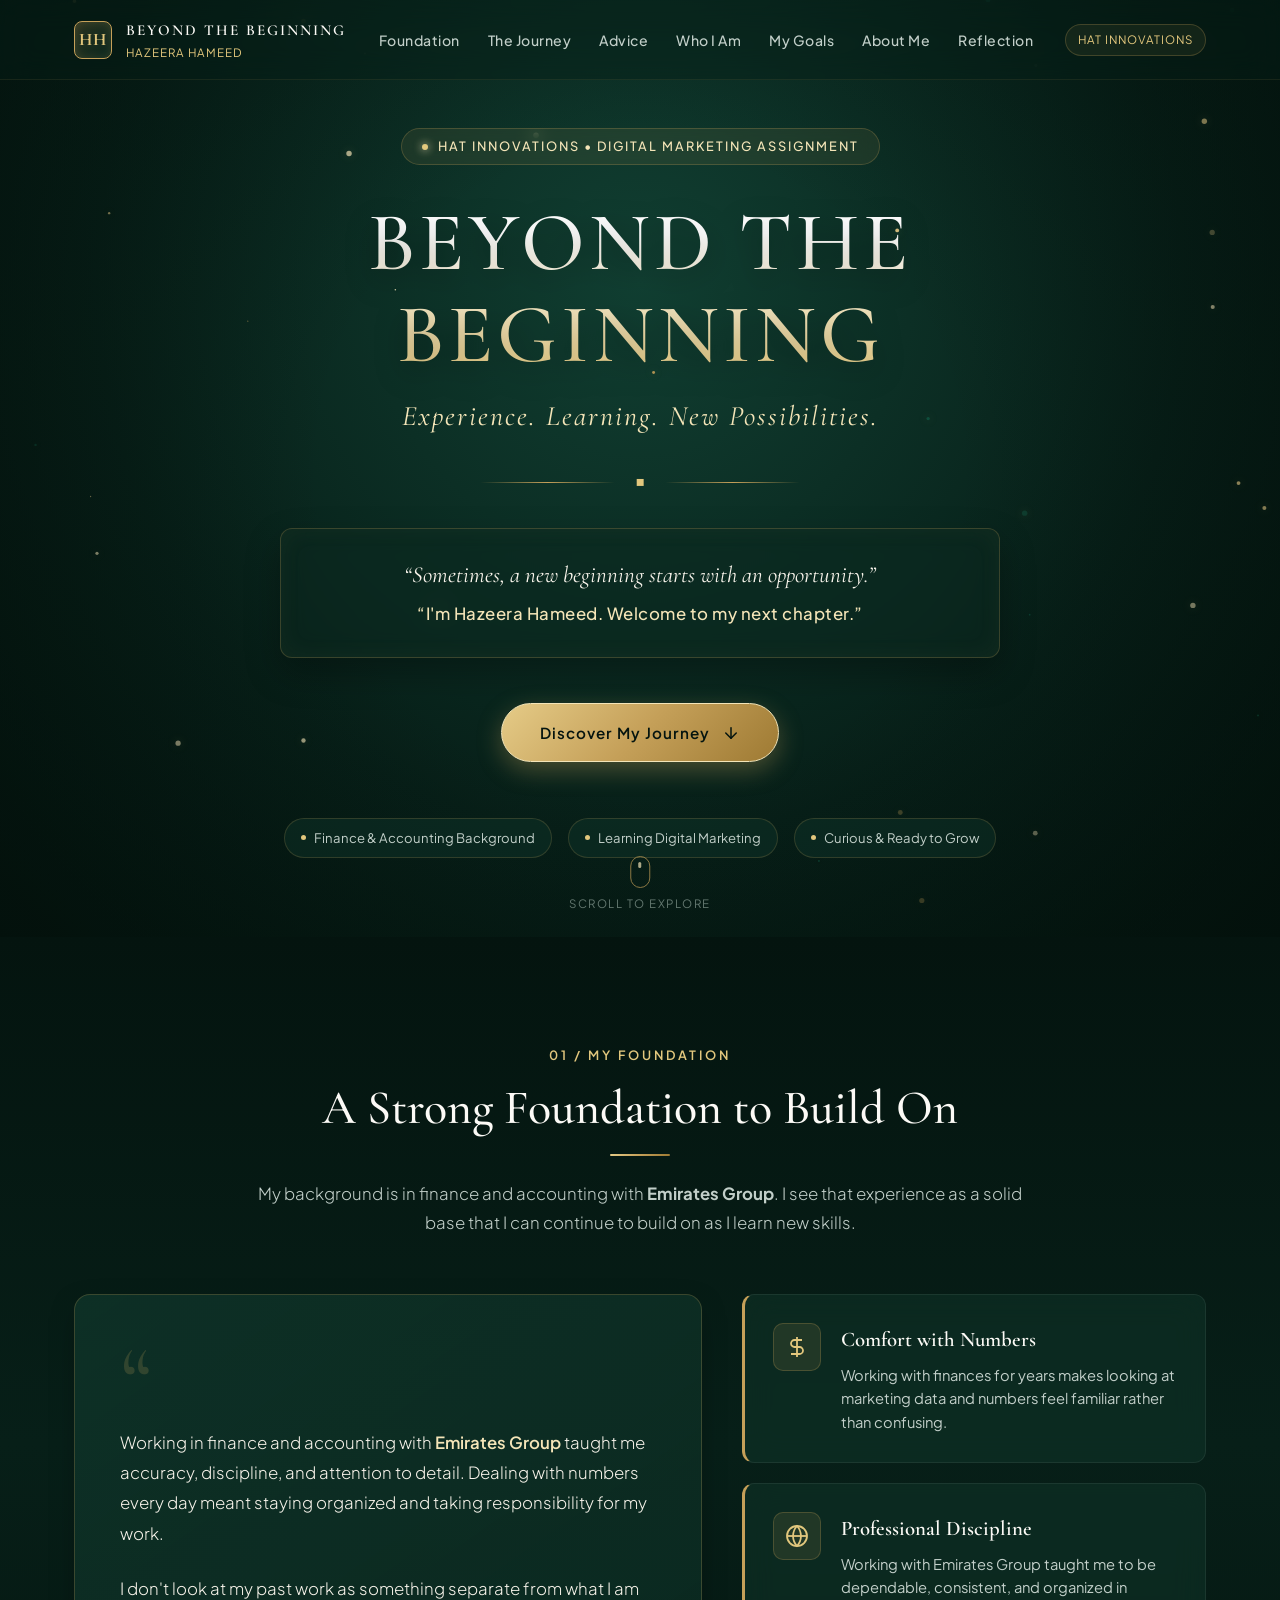
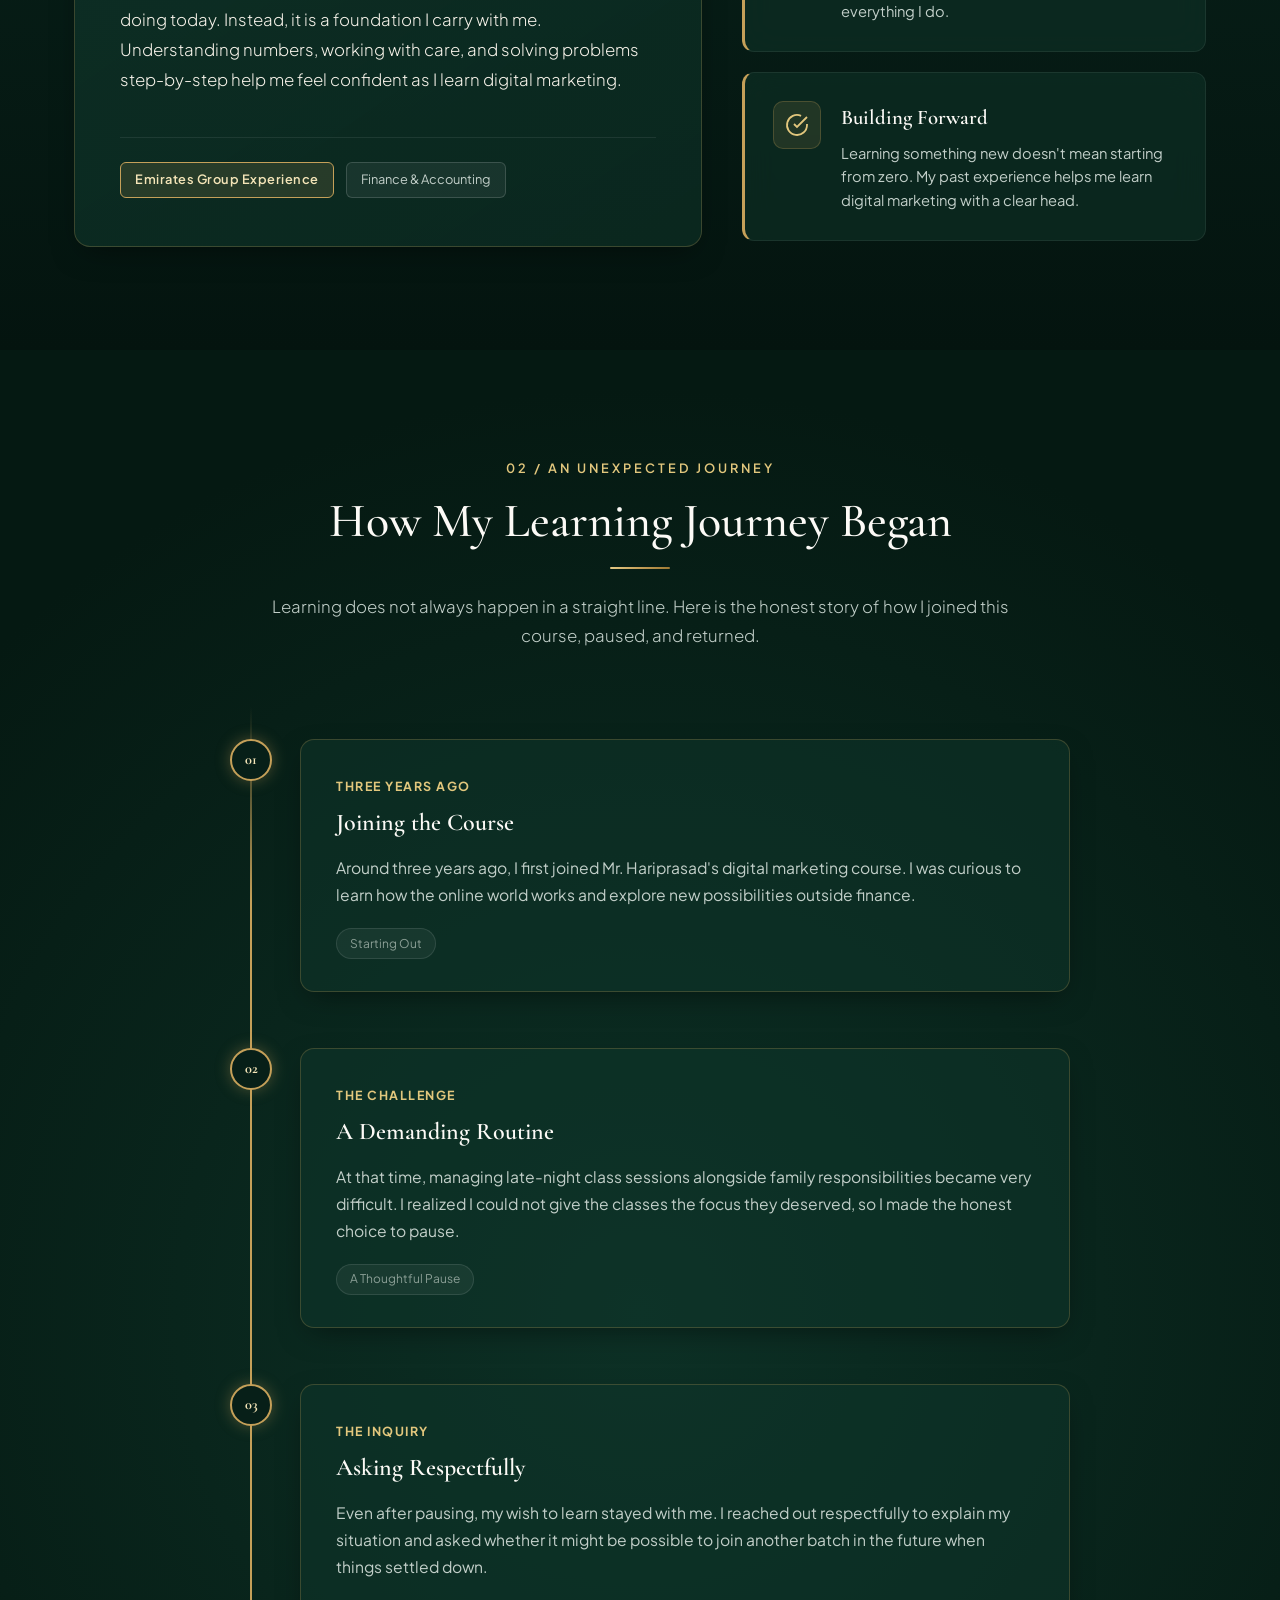
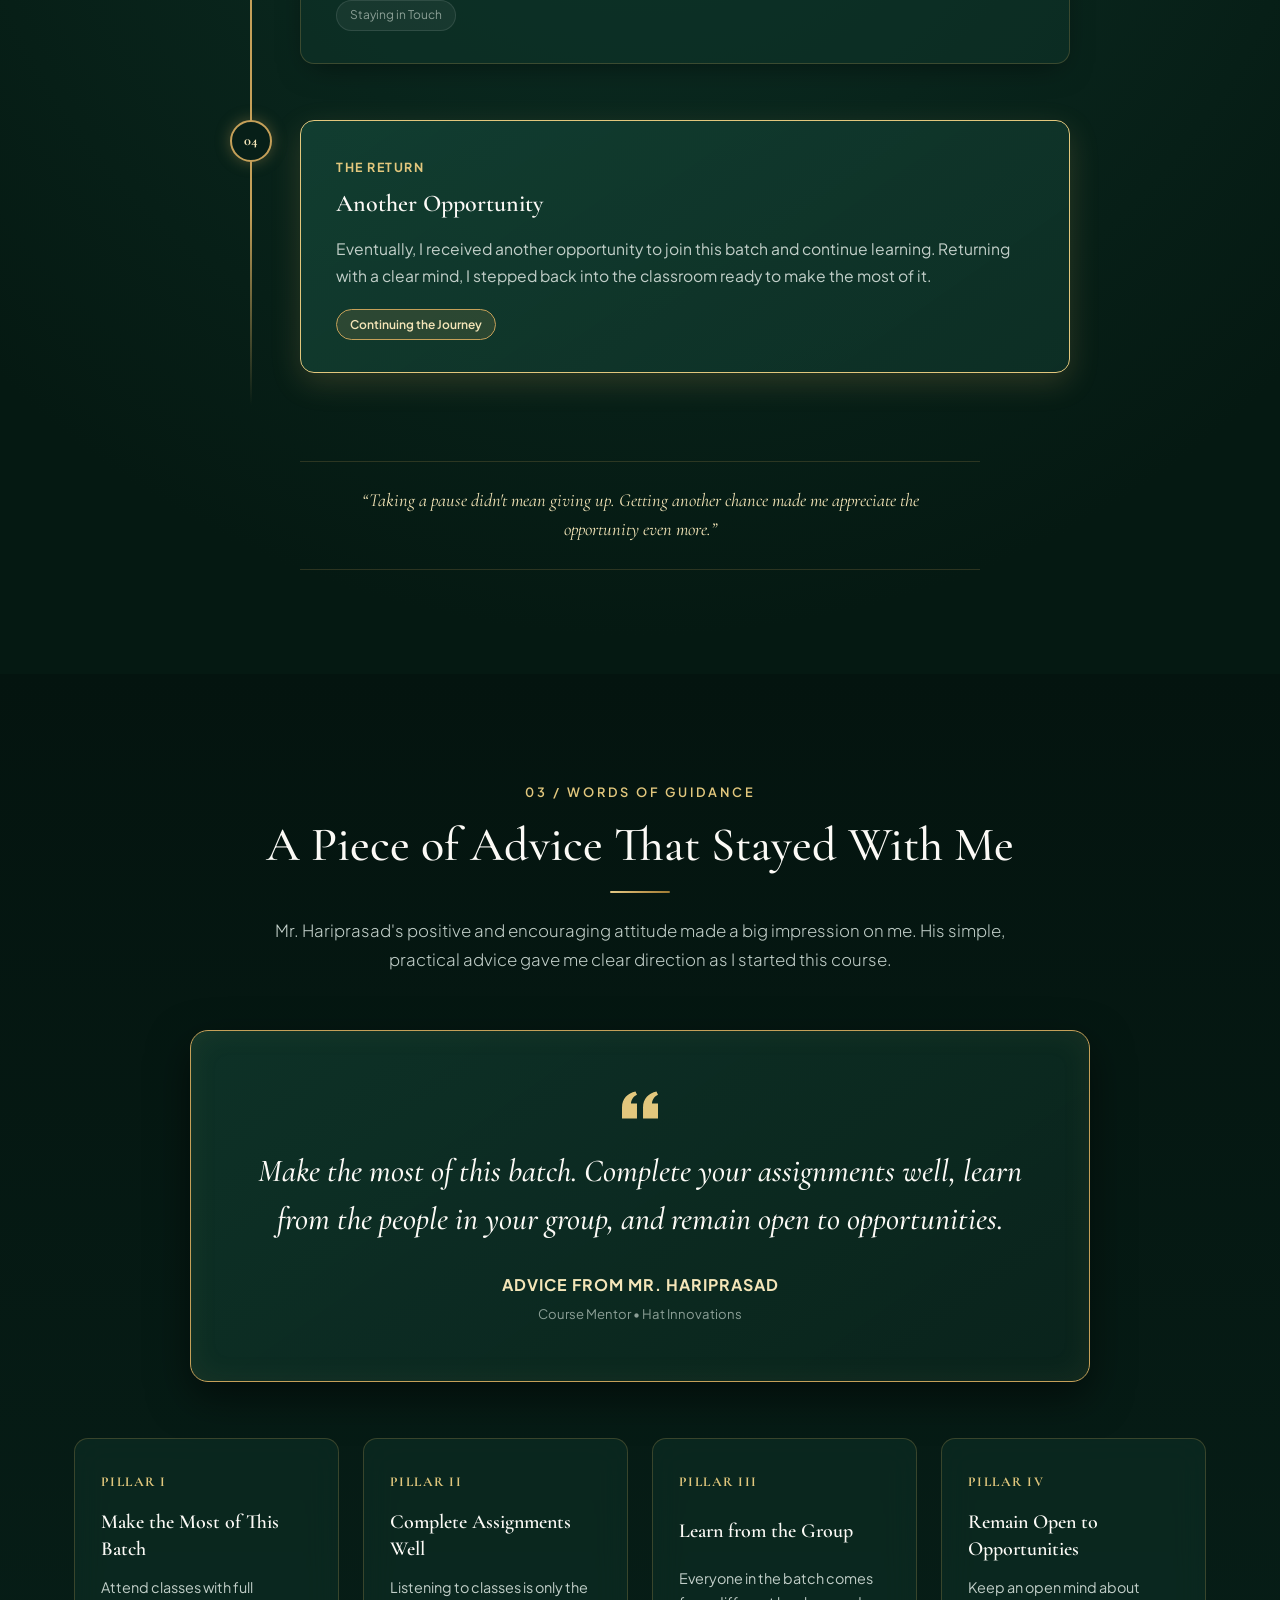
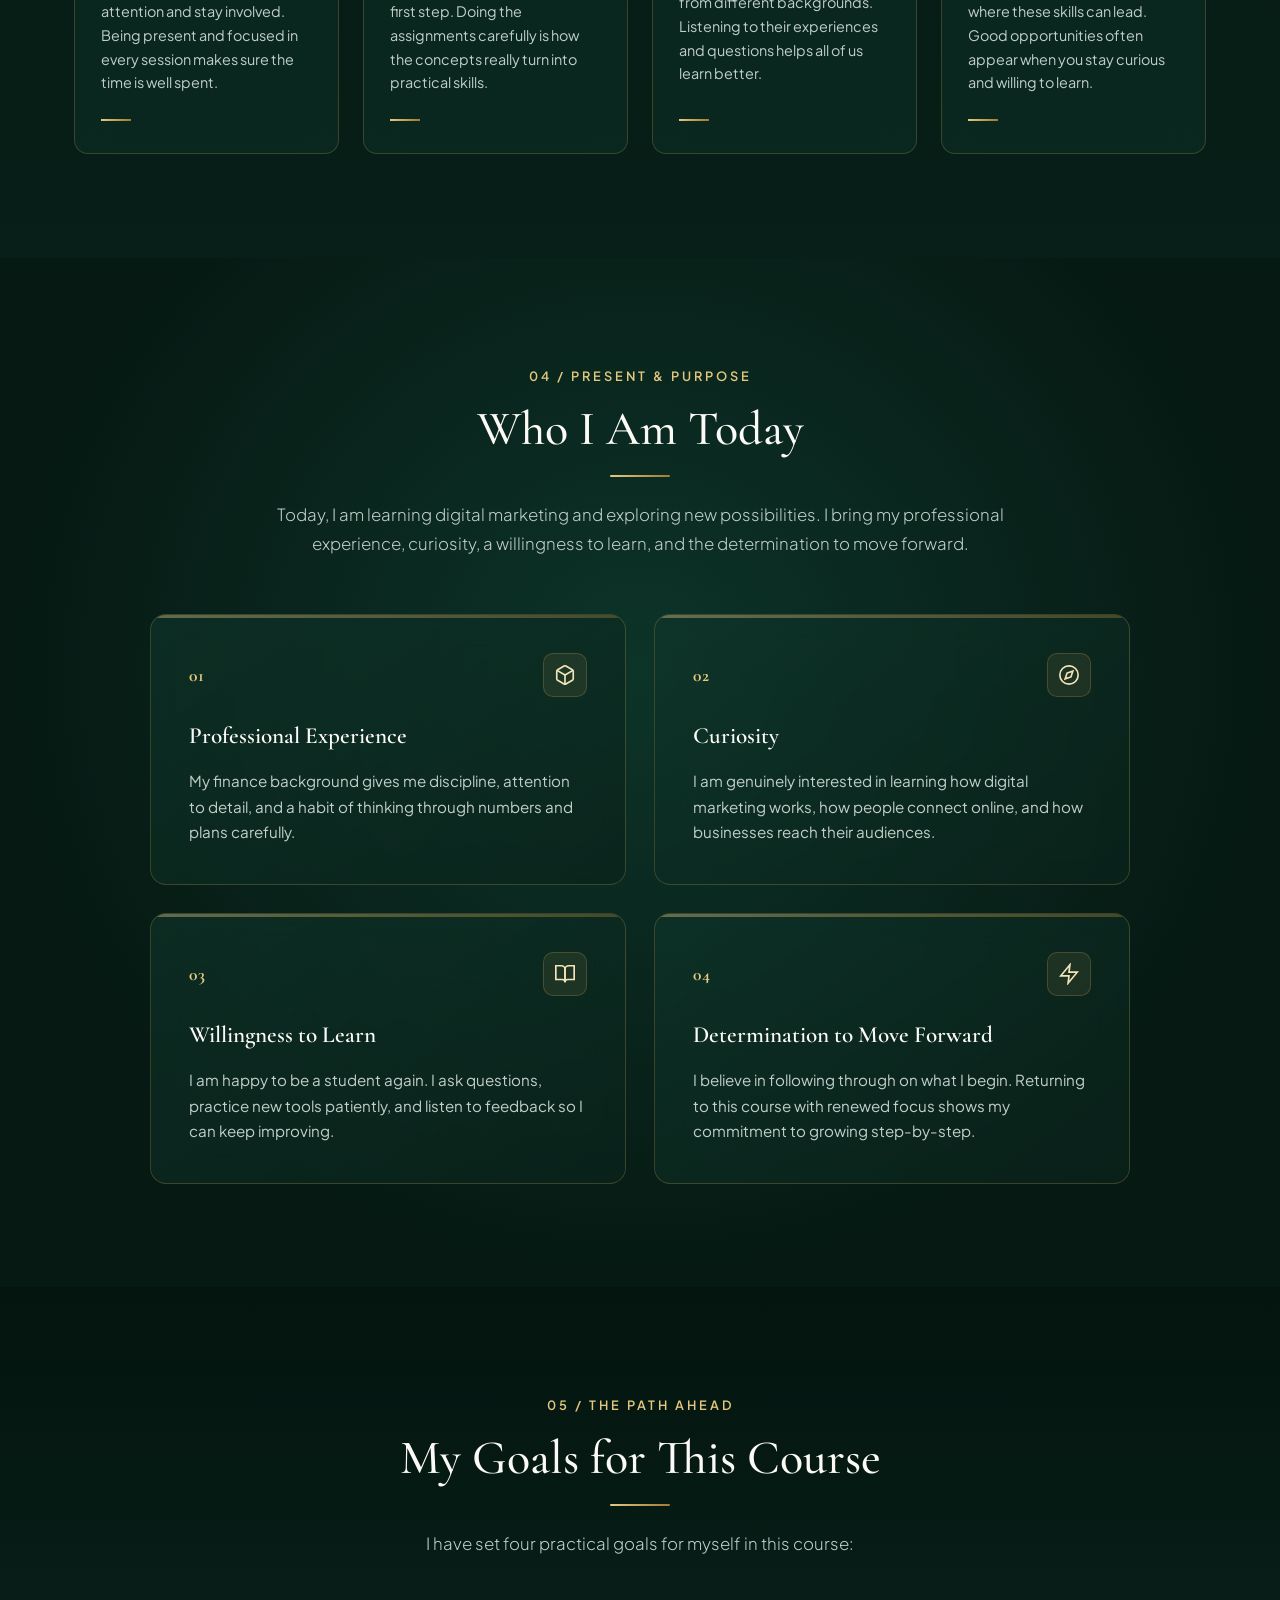
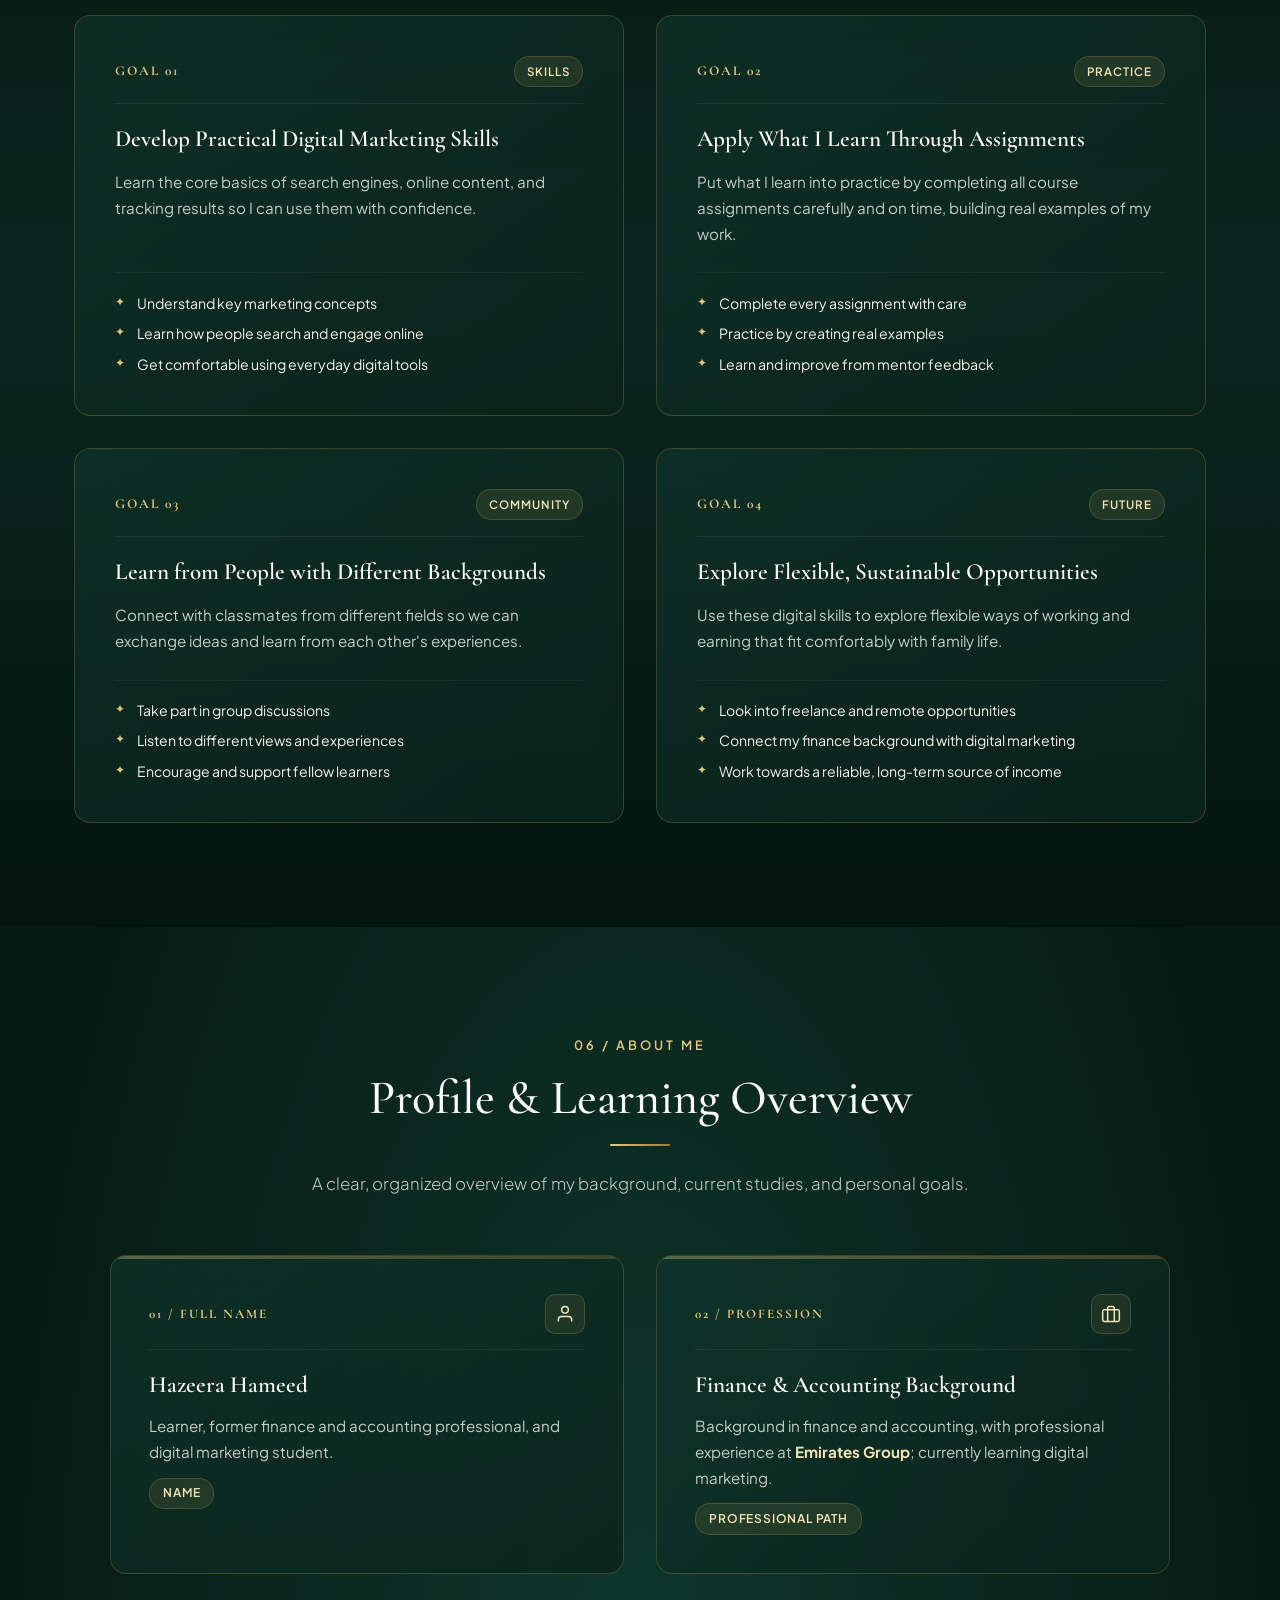
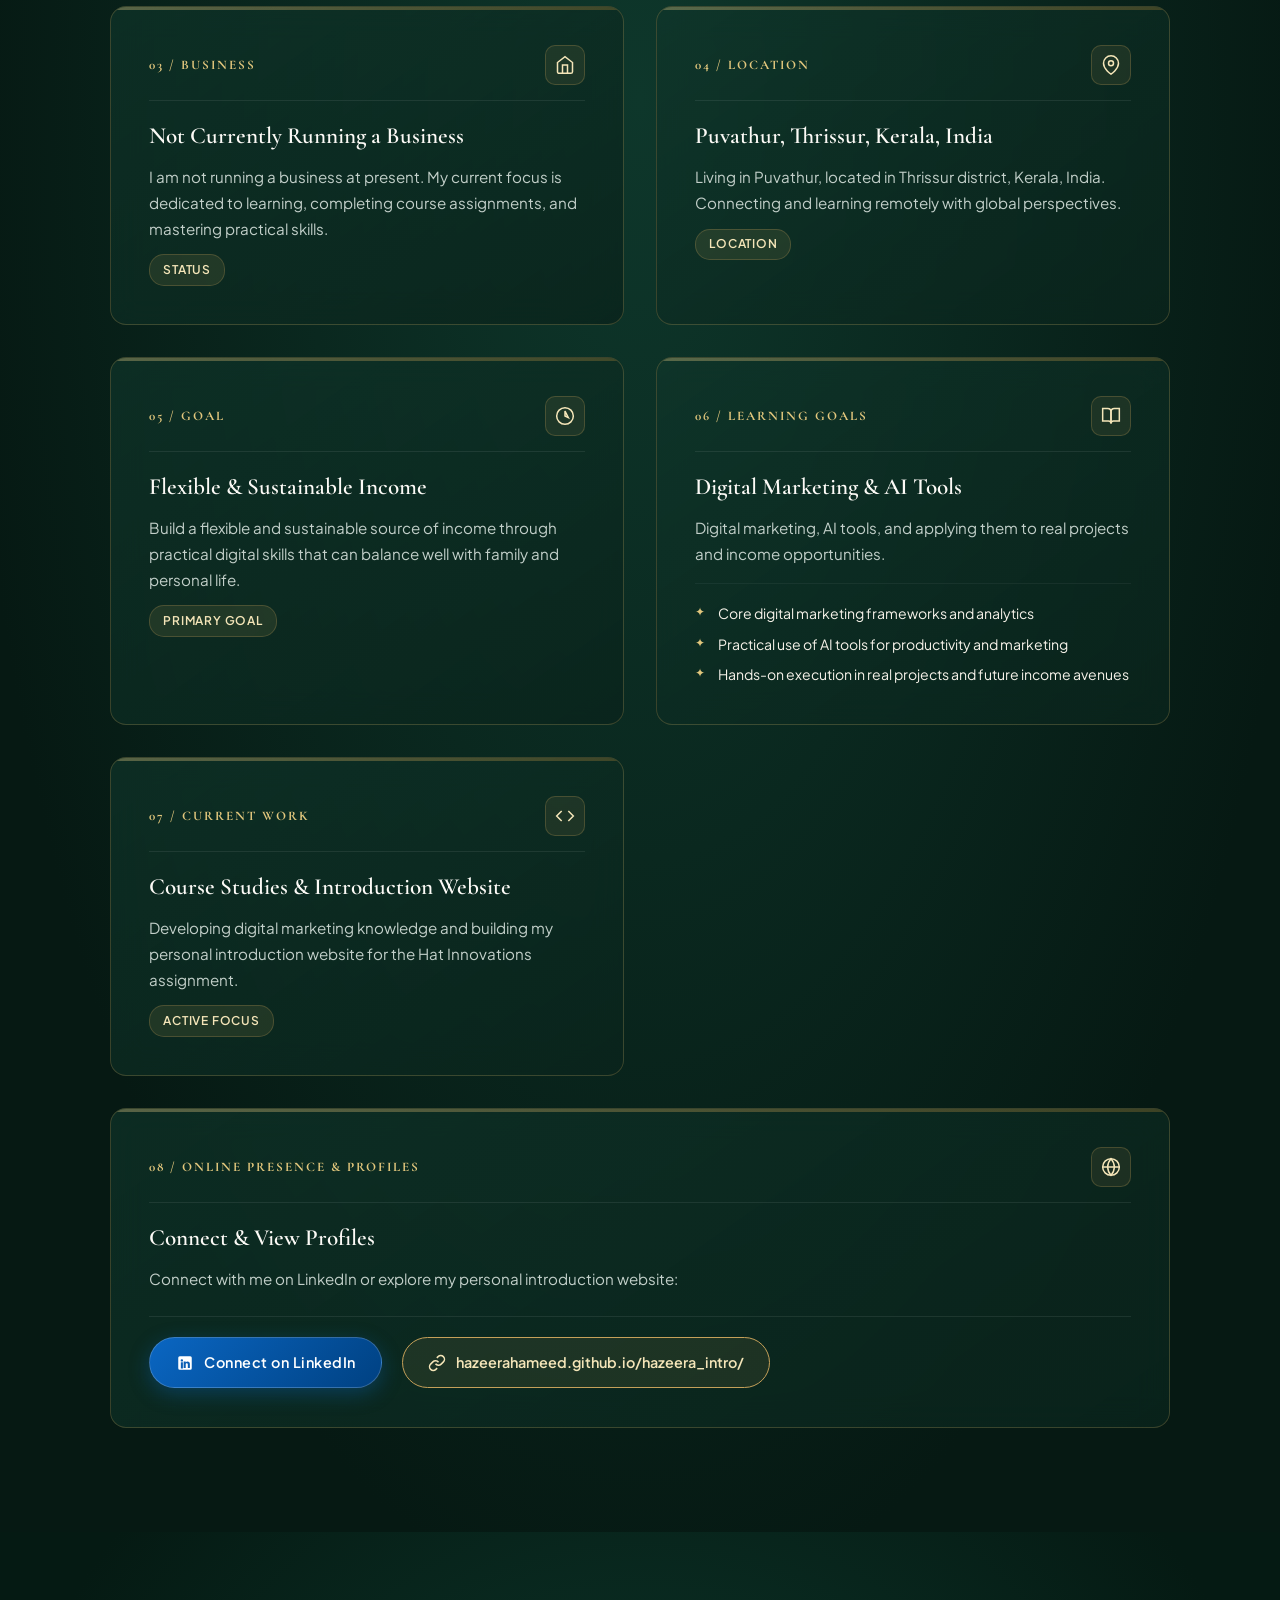
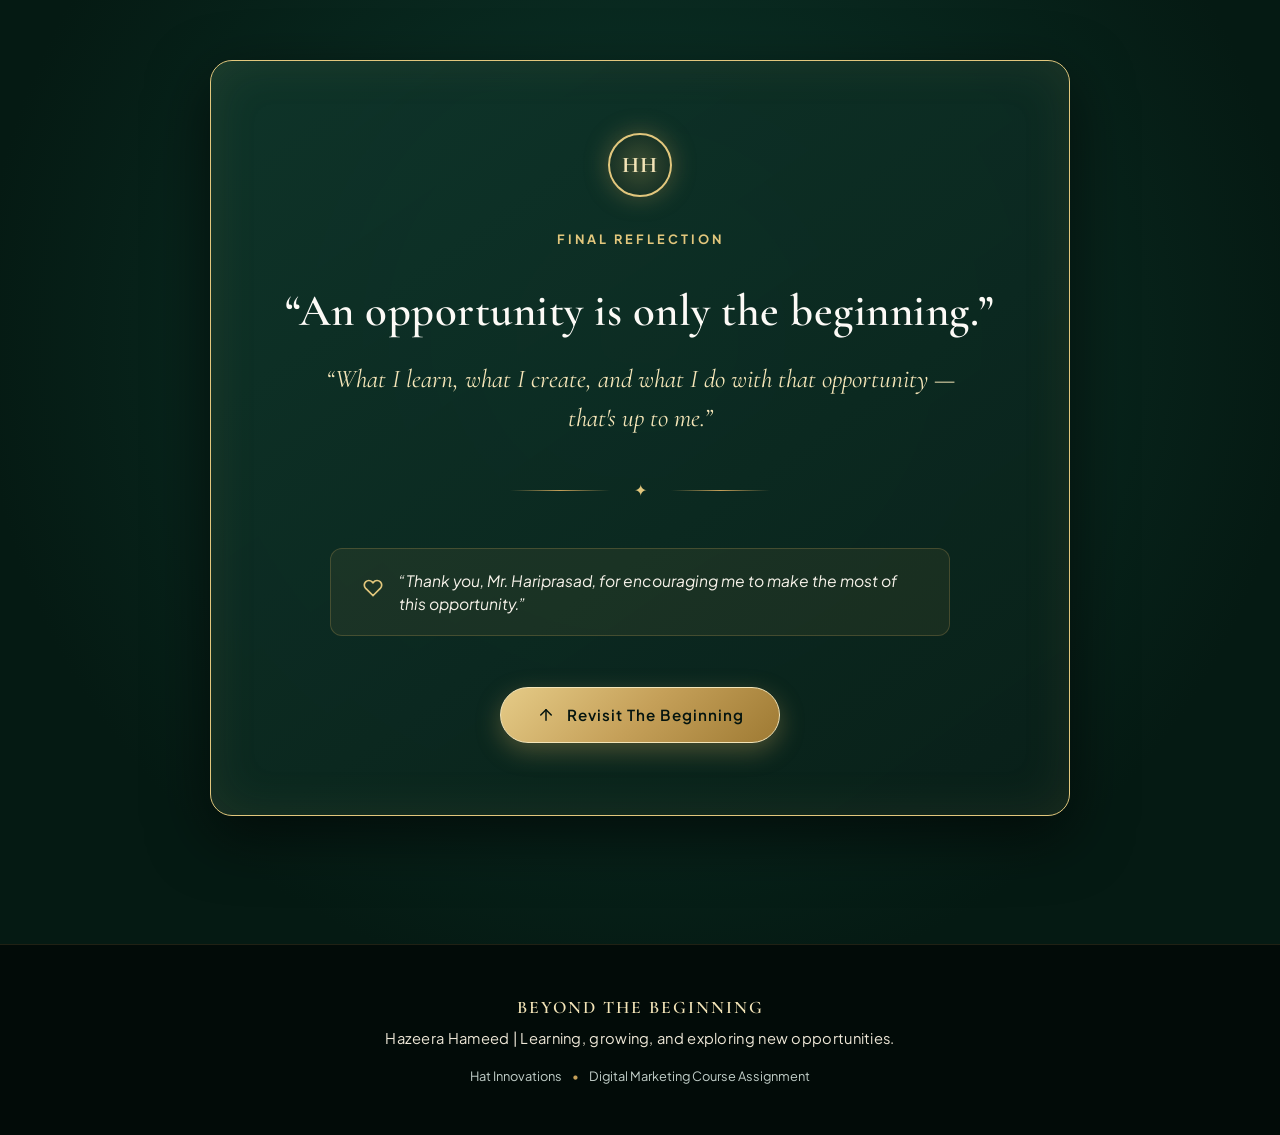
<file: index.html>
<!DOCTYPE html>
<html lang="en">
<head>
  <meta charset="UTF-8">
  <meta name="viewport" content="width=device-width, initial-scale=1.0">
  <title>BEYOND THE BEGINNING | Hazeera Hameed</title>
  <meta name="description" content="Personal introduction website of Hazeera Hameed for Hat Innovations Digital Marketing Course. Experience, learning, and new possibilities.">
  <meta name="author" content="Hazeera Hameed">
  <meta name="theme-color" content="#071f18">

  <!-- Google Fonts: Cormorant Garamond & Plus Jakarta Sans -->
  <link rel="preconnect" href="https://fonts.googleapis.com">
  <link rel="preconnect" href="https://fonts.gstatic.com" crossorigin>
  <link href="https://fonts.googleapis.com/css2?family=Cormorant+Garamond:ital,wght@0,400;0,500;0,600;0,700;1,400&family=Plus+Jakarta+Sans:wght@300;400;500;600;700&display=swap" rel="stylesheet">

  <!-- Stylesheet -->
  <link rel="stylesheet" href="css/style.css">
</head>
<body>

  <!-- Reading Progress Bar -->
  <div id="scroll-progress" class="scroll-progress-bar" aria-hidden="true"></div>

  <!-- Primary Navigation -->
  <header class="site-header" id="header">
    <div class="nav-container">
      <a href="#hero" class="brand-monogram" aria-label="Beyond The Beginning - Home">
        <span class="monogram-emblem">HH</span>
        <span class="brand-text">
          <span class="brand-title">BEYOND THE BEGINNING</span>
          <span class="brand-subtitle">Hazeera Hameed</span>
        </span>
      </a>

      <button class="mobile-menu-btn" id="mobile-toggle" aria-label="Toggle navigation menu" aria-expanded="false">
        <span></span>
        <span></span>
        <span></span>
      </button>

      <nav class="nav-menu" id="nav-menu">
        <ul class="nav-links">
          <li><a href="#foundation" class="nav-link">Foundation</a></li>
          <li><a href="#journey" class="nav-link">The Journey</a></li>
          <li><a href="#advice" class="nav-link">Advice</a></li>
          <li><a href="#today" class="nav-link">Who I Am</a></li>
          <li><a href="#goals" class="nav-link">My Goals</a></li>
          <li><a href="#about" class="nav-link">About Me</a></li>
          <li><a href="#reflection" class="nav-link">Reflection</a></li>
        </ul>
        <div class="nav-badge">Hat Innovations</div>
      </nav>
    </div>
  </header>

  <main>
    <!-- SECTION 1: HERO / OPENING -->
    <section id="hero" class="hero-section">
      <canvas id="ambient-canvas" class="ambient-canvas" aria-hidden="true"></canvas>
      <div class="hero-overlay"></div>

      <div class="container hero-content">
        <div class="hero-tag reveal-element">
          <span class="tag-gold-bullet"></span>
          <span>Hat Innovations • Digital Marketing Assignment</span>
        </div>

        <h1 class="hero-title reveal-element">
          BEYOND THE BEGINNING
        </h1>

        <p class="hero-subtitle reveal-element">
          Experience. Learning. New Possibilities.
        </p>

        <div class="hero-divider reveal-element">
          <span class="divider-line"></span>
          <span class="divider-diamond">◆</span>
          <span class="divider-line"></span>
        </div>

        <div class="hero-story-callout reveal-element">
          <p class="opening-line-one">“Sometimes, a new beginning starts with an opportunity.”</p>
          <p class="opening-line-two">“I'm Hazeera Hameed. Welcome to my next chapter.”</p>
        </div>

        <div class="hero-actions reveal-element">
          <a href="#foundation" class="btn btn-gold btn-animated" id="discover-btn">
            <span>Discover My Journey</span>
            <svg class="btn-arrow" width="18" height="18" viewBox="0 0 24 24" fill="none" stroke="currentColor" stroke-width="2" stroke-linecap="round" stroke-linejoin="round">
              <line x1="12" y1="5" x2="12" y2="19"></line>
              <polyline points="19 12 12 19 5 12"></polyline>
            </svg>
          </a>
        </div>

        <!-- Hero Pill Attributes -->
        <div class="hero-pillars reveal-element">
          <div class="pillar-pill">
            <span class="pillar-dot"></span>
            <span>Finance & Accounting Background</span>
          </div>
          <div class="pillar-pill">
            <span class="pillar-dot"></span>
            <span>Learning Digital Marketing</span>
          </div>
          <div class="pillar-pill">
            <span class="pillar-dot"></span>
            <span>Curious & Ready to Grow</span>
          </div>
        </div>
      </div>

      <div class="scroll-down-indicator" aria-hidden="true">
        <span class="mouse-icon">
          <span class="mouse-wheel"></span>
        </span>
        <span class="indicator-text">Scroll to explore</span>
      </div>
    </section>

    <!-- SECTION 2: MY FOUNDATION -->
    <section id="foundation" class="section foundation-section">
      <div class="container">
        <div class="section-header reveal-element">
          <span class="section-eyebrow">01 / MY FOUNDATION</span>
          <h2 class="section-title">A Strong Foundation to Build On</h2>
          <div class="title-underline"></div>
          <p class="section-lead">
            My background is in finance and accounting with <strong>Emirates Group</strong>. I see that experience as a solid base that I can continue to build on as I learn new skills.
          </p>
        </div>

        <div class="foundation-grid">
          <!-- Main Narrative Column -->
          <div class="foundation-narrative reveal-element">
            <div class="narrative-card">
              <div class="quote-accent-mark">“</div>
              <p class="narrative-text">
                Working in finance and accounting with <strong>Emirates Group</strong> taught me accuracy, discipline, and attention to detail. Dealing with numbers every day meant staying organized and taking responsibility for my work.
              </p>
              <p class="narrative-text">
                I don't look at my past work as something separate from what I am doing today. Instead, it is a foundation I carry with me. Understanding numbers, working with care, and solving problems step-by-step help me feel confident as I learn digital marketing.
              </p>
              <div class="narrative-footer">
                <span class="badge-gold">Emirates Group Experience</span>
                <span class="badge-cream">Finance & Accounting</span>
              </div>
            </div>
          </div>

          <!-- Feature Cards Column -->
          <div class="foundation-features">
            <div class="feature-card reveal-element" data-delay="100">
              <div class="feature-icon-box">
                <svg width="24" height="24" viewBox="0 0 24 24" fill="none" stroke="currentColor" stroke-width="1.8">
                  <path d="M12 2v20M17 5H9.5a3.5 3.5 0 0 0 0 7h5a3.5 3.5 0 0 1 0 7H6"></path>
                </svg>
              </div>
              <div class="feature-body">
                <h3 class="feature-title">Comfort with Numbers</h3>
                <p class="feature-desc">
                  Working with finances for years makes looking at marketing data and numbers feel familiar rather than confusing.
                </p>
              </div>
            </div>

            <div class="feature-card reveal-element" data-delay="200">
              <div class="feature-icon-box">
                <svg width="24" height="24" viewBox="0 0 24 24" fill="none" stroke="currentColor" stroke-width="1.8">
                  <circle cx="12" cy="12" r="10"></circle>
                  <line x1="2" y1="12" x2="22" y2="12"></line>
                  <path d="M12 2a15.3 15.3 0 0 1 4 10 15.3 15.3 0 0 1-4 10 15.3 15.3 0 0 1-4-10 15.3 15.3 0 0 1 4-10z"></path>
                </svg>
              </div>
              <div class="feature-body">
                <h3 class="feature-title">Professional Discipline</h3>
                <p class="feature-desc">
                  Working with Emirates Group taught me to be dependable, consistent, and organized in everything I do.
                </p>
              </div>
            </div>

            <div class="feature-card reveal-element" data-delay="300">
              <div class="feature-icon-box">
                <svg width="24" height="24" viewBox="0 0 24 24" fill="none" stroke="currentColor" stroke-width="1.8">
                  <path d="M22 11.08V12a10 10 0 1 1-5.93-9.14"></path>
                  <polyline points="22 4 12 14.01 9 11.01"></polyline>
                </svg>
              </div>
              <div class="feature-body">
                <h3 class="feature-title">Building Forward</h3>
                <p class="feature-desc">
                  Learning something new doesn't mean starting from zero. My past experience helps me learn digital marketing with a clear head.
                </p>
              </div>
            </div>
          </div>
        </div>
      </div>
    </section>

    <!-- SECTION 3: AN UNEXPECTED JOURNEY -->
    <section id="journey" class="section journey-section">
      <div class="container">
        <div class="section-header reveal-element">
          <span class="section-eyebrow">02 / AN UNEXPECTED JOURNEY</span>
          <h2 class="section-title">How My Learning Journey Began</h2>
          <div class="title-underline"></div>
          <p class="section-lead">
            Learning does not always happen in a straight line. Here is the honest story of how I joined this course, paused, and returned.
          </p>
        </div>

        <div class="timeline-container">
          <div class="timeline-track" aria-hidden="true"></div>

          <!-- Timeline Step 1 -->
          <div class="timeline-item reveal-element" data-step="1">
            <div class="timeline-marker">
              <span class="marker-dot"></span>
              <span class="marker-number">01</span>
            </div>
            <div class="timeline-content">
              <span class="timeline-period">Three Years Ago</span>
              <h3 class="timeline-heading">Joining the Course</h3>
              <p class="timeline-body">
                Around three years ago, I first joined Mr. Hariprasad's digital marketing course. I was curious to learn how the online world works and explore new possibilities outside finance.
              </p>
              <div class="timeline-tag">Starting Out</div>
            </div>
          </div>

          <!-- Timeline Step 2 -->
          <div class="timeline-item reveal-element" data-step="2">
            <div class="timeline-marker">
              <span class="marker-dot"></span>
              <span class="marker-number">02</span>
            </div>
            <div class="timeline-content">
              <span class="timeline-period">The Challenge</span>
              <h3 class="timeline-heading">A Demanding Routine</h3>
              <p class="timeline-body">
                At that time, managing late-night class sessions alongside family responsibilities became very difficult. I realized I could not give the classes the focus they deserved, so I made the honest choice to pause.
              </p>
              <div class="timeline-tag">A Thoughtful Pause</div>
            </div>
          </div>

          <!-- Timeline Step 3 -->
          <div class="timeline-item reveal-element" data-step="3">
            <div class="timeline-marker">
              <span class="marker-dot"></span>
              <span class="marker-number">03</span>
            </div>
            <div class="timeline-content">
              <span class="timeline-period">The Inquiry</span>
              <h3 class="timeline-heading">Asking Respectfully</h3>
              <p class="timeline-body">
                Even after pausing, my wish to learn stayed with me. I reached out respectfully to explain my situation and asked whether it might be possible to join another batch in the future when things settled down.
              </p>
              <div class="timeline-tag">Staying in Touch</div>
            </div>
          </div>

          <!-- Timeline Step 4 -->
          <div class="timeline-item reveal-element" data-step="4">
            <div class="timeline-marker">
              <span class="marker-dot"></span>
              <span class="marker-number">04</span>
            </div>
            <div class="timeline-content highlight-content">
              <span class="timeline-period">The Return</span>
              <h3 class="timeline-heading">Another Opportunity</h3>
              <p class="timeline-body">
                Eventually, I received another opportunity to join this batch and continue learning. Returning with a clear mind, I stepped back into the classroom ready to make the most of it.
              </p>
              <div class="timeline-tag tag-accent">Continuing the Journey</div>
            </div>
          </div>
        </div>

        <div class="timeline-reflection-note reveal-element">
          <p>
            <em>“Taking a pause didn't mean giving up. Getting another chance made me appreciate the opportunity even more.”</em>
          </p>
        </div>
      </div>
    </section>

    <!-- SECTION 4: A PIECE OF ADVICE THAT STAYED WITH ME -->
    <section id="advice" class="section advice-section">
      <div class="container">
        <div class="section-header reveal-element">
          <span class="section-eyebrow">03 / WORDS OF GUIDANCE</span>
          <h2 class="section-title">A Piece of Advice That Stayed With Me</h2>
          <div class="title-underline"></div>
          <p class="section-lead">
            Mr. Hariprasad's positive and encouraging attitude made a big impression on me. His simple, practical advice gave me clear direction as I started this course.
          </p>
        </div>

        <!-- Featured Guidance Quote Card -->
        <div class="advice-spotlight reveal-element">
          <div class="spotlight-frame">
            <div class="spotlight-icon">
              <svg width="36" height="36" viewBox="0 0 24 24" fill="currentColor">
                <path d="M14.017 21v-7.391c0-5.704 3.731-9.57 8.983-10.609l.995 2.151c-2.432.917-3.995 3.638-3.995 5.849h4v10h-9.983zm-14.017 0v-7.391c0-5.704 3.748-9.57 9-10.609l.996 2.151c-2.433.917-3.996 3.638-3.996 5.849h3.983v10h-9.983z"/>
              </svg>
            </div>
            <blockquote class="spotlight-quote">
              Make the most of this batch. Complete your assignments well, learn from the people in your group, and remain open to opportunities.
            </blockquote>
            <div class="spotlight-author">
              <span class="author-name">Advice from Mr. Hariprasad</span>
              <span class="author-role">Course Mentor • Hat Innovations</span>
            </div>
          </div>
        </div>

        <!-- 4 Pillars of Advice Grid -->
        <div class="advice-pillars-grid">
          <div class="advice-card reveal-element" data-delay="100">
            <div class="card-number-badge">Pillar I</div>
            <h3 class="advice-card-title">Make the Most of This Batch</h3>
            <p class="advice-card-desc">
              Attend classes with full attention and stay involved. Being present and focused in every session makes sure the time is well spent.
            </p>
            <div class="card-accent-border"></div>
          </div>

          <div class="advice-card reveal-element" data-delay="200">
            <div class="card-number-badge">Pillar II</div>
            <h3 class="advice-card-title">Complete Assignments Well</h3>
            <p class="advice-card-desc">
              Listening to classes is only the first step. Doing the assignments carefully is how the concepts really turn into practical skills.
            </p>
            <div class="card-accent-border"></div>
          </div>

          <div class="advice-card reveal-element" data-delay="300">
            <div class="card-number-badge">Pillar III</div>
            <h3 class="advice-card-title">Learn from the Group</h3>
            <p class="advice-card-desc">
              Everyone in the batch comes from different backgrounds. Listening to their experiences and questions helps all of us learn better.
            </p>
            <div class="card-accent-border"></div>
          </div>

          <div class="advice-card reveal-element" data-delay="400">
            <div class="card-number-badge">Pillar IV</div>
            <h3 class="advice-card-title">Remain Open to Opportunities</h3>
            <p class="advice-card-desc">
              Keep an open mind about where these skills can lead. Good opportunities often appear when you stay curious and willing to learn.
            </p>
            <div class="card-accent-border"></div>
          </div>
        </div>
      </div>
    </section>

    <!-- SECTION 5: WHO I AM TODAY -->
    <section id="today" class="section today-section">
      <div class="container">
        <div class="section-header reveal-element">
          <span class="section-eyebrow">04 / PRESENT & PURPOSE</span>
          <h2 class="section-title">Who I Am Today</h2>
          <div class="title-underline"></div>
          <p class="section-lead">
            Today, I am learning digital marketing and exploring new possibilities. I bring my professional experience, curiosity, a willingness to learn, and the determination to move forward.
          </p>
        </div>

        <div class="profile-quad-grid">
          <!-- Item 1 -->
          <div class="quad-card reveal-element" data-delay="100">
            <div class="quad-header">
              <span class="quad-glyph">01</span>
              <div class="quad-icon">
                <svg width="22" height="22" viewBox="0 0 24 24" fill="none" stroke="currentColor" stroke-width="1.8">
                  <path d="M21 16V8a2 2 0 0 0-1-1.73l-7-4a2 2 0 0 0-2 0l-7 4A2 2 0 0 0 3 8v8a2 2 0 0 0 1 1.73l7 4a2 2 0 0 0 2 0l7-4A2 2 0 0 0 21 16z"></path>
                  <polyline points="3.27 6.96 12 12.01 20.73 6.96"></polyline>
                  <line x1="12" y1="22.08" x2="12" y2="12"></line>
                </svg>
              </div>
            </div>
            <h3 class="quad-title">Professional Experience</h3>
            <p class="quad-desc">
              My finance background gives me discipline, attention to detail, and a habit of thinking through numbers and plans carefully.
            </p>
          </div>

          <!-- Item 2 -->
          <div class="quad-card reveal-element" data-delay="200">
            <div class="quad-header">
              <span class="quad-glyph">02</span>
              <div class="quad-icon">
                <svg width="22" height="22" viewBox="0 0 24 24" fill="none" stroke="currentColor" stroke-width="1.8">
                  <circle cx="12" cy="12" r="10"></circle>
                  <polygon points="16.24 7.76 14.12 14.12 7.76 16.24 9.88 9.88 16.24 7.76"></polygon>
                </svg>
              </div>
            </div>
            <h3 class="quad-title">Curiosity</h3>
            <p class="quad-desc">
              I am genuinely interested in learning how digital marketing works, how people connect online, and how businesses reach their audiences.
            </p>
          </div>

          <!-- Item 3 -->
          <div class="quad-card reveal-element" data-delay="300">
            <div class="quad-header">
              <span class="quad-glyph">03</span>
              <div class="quad-icon">
                <svg width="22" height="22" viewBox="0 0 24 24" fill="none" stroke="currentColor" stroke-width="1.8">
                  <path d="M2 3h6a4 4 0 0 1 4 4v14a3 3 0 0 0-3-3H2z"></path>
                  <path d="M22 3h-6a4 4 0 0 0-4 4v14a3 3 0 0 1 3-3h7z"></path>
                </svg>
              </div>
            </div>
            <h3 class="quad-title">Willingness to Learn</h3>
            <p class="quad-desc">
              I am happy to be a student again. I ask questions, practice new tools patiently, and listen to feedback so I can keep improving.
            </p>
          </div>

          <!-- Item 4 -->
          <div class="quad-card reveal-element" data-delay="400">
            <div class="quad-header">
              <span class="quad-glyph">04</span>
              <div class="quad-icon">
                <svg width="22" height="22" viewBox="0 0 24 24" fill="none" stroke="currentColor" stroke-width="1.8">
                  <polygon points="13 2 3 14 12 14 11 22 21 10 12 10 13 2"></polygon>
                </svg>
              </div>
            </div>
            <h3 class="quad-title">Determination to Move Forward</h3>
            <p class="quad-desc">
              I believe in following through on what I begin. Returning to this course with renewed focus shows my commitment to growing step-by-step.
            </p>
          </div>
        </div>
      </div>
    </section>

    <!-- SECTION 6: MY GOALS -->
    <section id="goals" class="section goals-section">
      <div class="container">
        <div class="section-header reveal-element">
          <span class="section-eyebrow">05 / THE PATH AHEAD</span>
          <h2 class="section-title">My Goals for This Course</h2>
          <div class="title-underline"></div>
          <p class="section-lead">
            I have set four practical goals for myself in this course:
          </p>
        </div>

        <div class="goals-grid">
          <!-- Goal 1 -->
          <div class="goal-card reveal-element" data-delay="100">
            <div class="goal-header">
              <div class="goal-number">GOAL 01</div>
              <div class="goal-status">Skills</div>
            </div>
            <h3 class="goal-title">Develop Practical Digital Marketing Skills</h3>
            <p class="goal-desc">
              Learn the core basics of search engines, online content, and tracking results so I can use them with confidence.
            </p>
            <ul class="goal-bullets">
              <li>Understand key marketing concepts</li>
              <li>Learn how people search and engage online</li>
              <li>Get comfortable using everyday digital tools</li>
            </ul>
          </div>

          <!-- Goal 2 -->
          <div class="goal-card reveal-element" data-delay="200">
            <div class="goal-header">
              <div class="goal-number">GOAL 02</div>
              <div class="goal-status">Practice</div>
            </div>
            <h3 class="goal-title">Apply What I Learn Through Assignments</h3>
            <p class="goal-desc">
              Put what I learn into practice by completing all course assignments carefully and on time, building real examples of my work.
            </p>
            <ul class="goal-bullets">
              <li>Complete every assignment with care</li>
              <li>Practice by creating real examples</li>
              <li>Learn and improve from mentor feedback</li>
            </ul>
          </div>

          <!-- Goal 3 -->
          <div class="goal-card reveal-element" data-delay="300">
            <div class="goal-header">
              <div class="goal-number">GOAL 03</div>
              <div class="goal-status">Community</div>
            </div>
            <h3 class="goal-title">Learn from People with Different Backgrounds</h3>
            <p class="goal-desc">
              Connect with classmates from different fields so we can exchange ideas and learn from each other's experiences.
            </p>
            <ul class="goal-bullets">
              <li>Take part in group discussions</li>
              <li>Listen to different views and experiences</li>
              <li>Encourage and support fellow learners</li>
            </ul>
          </div>

          <!-- Goal 4 -->
          <div class="goal-card reveal-element" data-delay="400">
            <div class="goal-header">
              <div class="goal-number">GOAL 04</div>
              <div class="goal-status">Future</div>
            </div>
            <h3 class="goal-title">Explore Flexible, Sustainable Opportunities</h3>
            <p class="goal-desc">
              Use these digital skills to explore flexible ways of working and earning that fit comfortably with family life.
            </p>
            <ul class="goal-bullets">
              <li>Look into freelance and remote opportunities</li>
              <li>Connect my finance background with digital marketing</li>
              <li>Work towards a reliable, long-term source of income</li>
            </ul>
          </div>
        </div>
      </div>
    </section>

    <!-- SECTION 6: ABOUT ME -->
    <section id="about" class="section about-section">
      <div class="container">
        <div class="section-header reveal-element">
          <span class="section-eyebrow">06 / ABOUT ME</span>
          <h2 class="section-title">Profile & Learning Overview</h2>
          <div class="title-underline"></div>
          <p class="section-lead">
            A clear, organized overview of my background, current studies, and personal goals.
          </p>
        </div>

        <div class="about-grid">
          <!-- 01. Name -->
          <div class="about-card reveal-element" data-delay="100">
            <div class="about-card-header">
              <span class="about-card-number">01 / Full Name</span>
              <div class="about-card-icon">
                <svg width="20" height="20" viewBox="0 0 24 24" fill="none" stroke="currentColor" stroke-width="1.8">
                  <path d="M20 21v-2a4 4 0 0 0-4-4H8a4 4 0 0 0-4 4v2"></path>
                  <circle cx="12" cy="7" r="4"></circle>
                </svg>
              </div>
            </div>
            <h3 class="about-card-value">Hazeera Hameed</h3>
            <p class="about-card-desc">
              Learner, former finance and accounting professional, and digital marketing student.
            </p>
            <div>
              <span class="about-tag-pill">Name</span>
            </div>
          </div>

          <!-- 02. Profession -->
          <div class="about-card reveal-element" data-delay="150">
            <div class="about-card-header">
              <span class="about-card-number">02 / Profession</span>
              <div class="about-card-icon">
                <svg width="20" height="20" viewBox="0 0 24 24" fill="none" stroke="currentColor" stroke-width="1.8">
                  <rect x="2" y="7" width="20" height="14" rx="2" ry="2"></rect>
                  <path d="M16 21V5a2 2 0 0 0-2-2h-4a2 2 0 0 0-2 2v16"></path>
                </svg>
              </div>
            </div>
            <h3 class="about-card-value">Finance & Accounting Background</h3>
            <p class="about-card-desc">
              Background in finance and accounting, with professional experience at <strong>Emirates Group</strong>; currently learning digital marketing.
            </p>
            <div>
              <span class="about-tag-pill">Professional Path</span>
            </div>
          </div>

          <!-- 03. Business -->
          <div class="about-card reveal-element" data-delay="200">
            <div class="about-card-header">
              <span class="about-card-number">03 / Business</span>
              <div class="about-card-icon">
                <svg width="20" height="20" viewBox="0 0 24 24" fill="none" stroke="currentColor" stroke-width="1.8">
                  <path d="M3 9l9-7 9 7v11a2 2 0 0 1-2 2H5a2 2 0 0 1-2-2z"></path>
                  <polyline points="9 22 9 12 15 12 15 22"></polyline>
                </svg>
              </div>
            </div>
            <h3 class="about-card-value">Not Currently Running a Business</h3>
            <p class="about-card-desc">
              I am not running a business at present. My current focus is dedicated to learning, completing course assignments, and mastering practical skills.
            </p>
            <div>
              <span class="about-tag-pill">Status</span>
            </div>
          </div>

          <!-- 04. Location -->
          <div class="about-card reveal-element" data-delay="250">
            <div class="about-card-header">
              <span class="about-card-number">04 / Location</span>
              <div class="about-card-icon">
                <svg width="20" height="20" viewBox="0 0 24 24" fill="none" stroke="currentColor" stroke-width="1.8">
                  <path d="M21 10c0 7-9 13-9 13s-9-6-9-13a9 9 0 0 1 18 0z"></path>
                  <circle cx="12" cy="10" r="3"></circle>
                </svg>
              </div>
            </div>
            <h3 class="about-card-value">Puvathur, Thrissur, Kerala, India</h3>
            <p class="about-card-desc">
              Living in Puvathur, located in Thrissur district, Kerala, India. Connecting and learning remotely with global perspectives.
            </p>
            <div>
              <span class="about-tag-pill">Location</span>
            </div>
          </div>

          <!-- 05. Goal -->
          <div class="about-card reveal-element" data-delay="300">
            <div class="about-card-header">
              <span class="about-card-number">05 / Goal</span>
              <div class="about-card-icon">
                <svg width="20" height="20" viewBox="0 0 24 24" fill="none" stroke="currentColor" stroke-width="1.8">
                  <circle cx="12" cy="12" r="10"></circle>
                  <polygon points="12 6 12 12 16 14"></polygon>
                </svg>
              </div>
            </div>
            <h3 class="about-card-value">Flexible & Sustainable Income</h3>
            <p class="about-card-desc">
              Build a flexible and sustainable source of income through practical digital skills that can balance well with family and personal life.
            </p>
            <div>
              <span class="about-tag-pill">Primary Goal</span>
            </div>
          </div>

          <!-- 06. Learning Goals -->
          <div class="about-card reveal-element" data-delay="350">
            <div class="about-card-header">
              <span class="about-card-number">06 / Learning Goals</span>
              <div class="about-card-icon">
                <svg width="20" height="20" viewBox="0 0 24 24" fill="none" stroke="currentColor" stroke-width="1.8">
                  <path d="M2 3h6a4 4 0 0 1 4 4v14a3 3 0 0 0-3-3H2z"></path>
                  <path d="M22 3h-6a4 4 0 0 0-4 4v14a3 3 0 0 1 3-3h7z"></path>
                </svg>
              </div>
            </div>
            <h3 class="about-card-value">Digital Marketing & AI Tools</h3>
            <p class="about-card-desc">
              Digital marketing, AI tools, and applying them to real projects and income opportunities.
            </p>
            <ul class="goal-bullets" style="margin-top: 1rem;">
              <li>Core digital marketing frameworks and analytics</li>
              <li>Practical use of AI tools for productivity and marketing</li>
              <li>Hands-on execution in real projects and future income avenues</li>
            </ul>
          </div>

          <!-- 07. Current Work -->
          <div class="about-card reveal-element" data-delay="400">
            <div class="about-card-header">
              <span class="about-card-number">07 / Current Work</span>
              <div class="about-card-icon">
                <svg width="20" height="20" viewBox="0 0 24 24" fill="none" stroke="currentColor" stroke-width="1.8">
                  <polyline points="16 18 22 12 16 6"></polyline>
                  <polyline points="8 6 2 12 8 18"></polyline>
                </svg>
              </div>
            </div>
            <h3 class="about-card-value">Course Studies & Introduction Website</h3>
            <p class="about-card-desc">
              Developing digital marketing knowledge and building my personal introduction website for the Hat Innovations assignment.
            </p>
            <div>
              <span class="about-tag-pill">Active Focus</span>
            </div>
          </div>

          <!-- 08. Online Presence & LinkedIn (Full Width) -->
          <div class="about-card full-width reveal-element" data-delay="450">
            <div class="about-card-header">
              <span class="about-card-number">08 / Online Presence & Profiles</span>
              <div class="about-card-icon">
                <svg width="20" height="20" viewBox="0 0 24 24" fill="none" stroke="currentColor" stroke-width="1.8">
                  <circle cx="12" cy="12" r="10"></circle>
                  <line x1="2" y1="12" x2="22" y2="12"></line>
                  <path d="M12 2a15.3 15.3 0 0 1 4 10 15.3 15.3 0 0 1-4 10 15.3 15.3 0 0 1-4-10 15.3 15.3 0 0 1 4-10z"></path>
                </svg>
              </div>
            </div>
            <h3 class="about-card-value">Connect & View Profiles</h3>
            <p class="about-card-desc">
              Connect with me on LinkedIn or explore my personal introduction website:
            </p>

            <div class="about-link-box">
              <!-- LinkedIn Profile Button -->
              <a href="https://linkedin.com/in/hazeera-hameed" target="_blank" rel="noopener noreferrer" class="btn-linkedin" aria-label="Visit Hazeera Hameed's LinkedIn Profile (opens in new tab)">
                <svg width="18" height="18" viewBox="0 0 24 24" fill="currentColor">
                  <path d="M19 3a2 2 0 0 1 2 2v14a2 2 0 0 1-2 2H5a2 2 0 0 1-2-2V5a2 2 0 0 1 2-2h14m-.5 15.5v-5.3a3.26 3.26 0 0 0-3.26-3.26c-.85 0-1.84.52-2.28 1.3v-1.11h-2.79v8.37h2.79v-4.93c0-.77.62-1.4 1.39-1.4a1.4 1.4 0 0 1 1.4 1.4v4.93h2.75M6.46 10.9v8.37H9.2V10.9H6.46M7.83 6.88a1.64 1.64 0 1 0 0 3.28 1.64 1.64 0 0 0 0-3.28z"/>
                </svg>
                <span>Connect on LinkedIn</span>
              </a>

              <!-- Website Link -->
              <a href="https://hazeerahameed.github.io/hazeera_intro/" class="btn-site-link" aria-label="Visit Hazeera Hameed's Website">
                <svg width="18" height="18" viewBox="0 0 24 24" fill="none" stroke="currentColor" stroke-width="2">
                  <path d="M10 13a5 5 0 0 0 7.54.54l3-3a5 5 0 0 0-7.07-7.07l-1.72 1.71"></path>
                  <path d="M14 11a5 5 0 0 0-7.54-.54l-3 3a5 5 0 0 0 7.07 7.07l1.71-1.71"></path>
                </svg>
                <span>hazeerahameed.github.io/hazeera_intro/</span>
              </a>
            </div>
          </div>
        </div>
      </div>
    </section>

    <!-- SECTION 7: FINAL MESSAGE & ACKNOWLEDGEMENT -->
    <section id="reflection" class="section reflection-section">
      <div class="container">
        <div class="reflection-card reveal-element">
          <div class="reflection-crest">
            <span class="crest-monogram">HH</span>
          </div>

          <span class="reflection-eyebrow">FINAL REFLECTION</span>

          <div class="reflection-statement">
            <h2 class="statement-main">
              “An opportunity is only the beginning.”
            </h2>
            <p class="statement-sub">
              “What I learn, what I create, and what I do with that opportunity — that's up to me.”
            </p>
          </div>

          <div class="reflection-divider">
            <span></span>
            <span class="gold-sparkle">✦</span>
            <span></span>
          </div>

          <!-- Mentor Acknowledgement -->
          <div class="acknowledgement-box">
            <div class="acknowledgement-icon">
              <svg width="20" height="20" viewBox="0 0 24 24" fill="none" stroke="currentColor" stroke-width="2">
                <path d="M20.84 4.61a5.5 5.5 0 0 0-7.78 0L12 5.67l-1.06-1.06a5.5 5.5 0 0 0-7.78 7.78l1.06 1.06L12 21.23l7.78-7.78 1.06-1.06a5.5 5.5 0 0 0 0-7.78z"></path>
              </svg>
            </div>
            <p class="acknowledgement-text">
              “Thank you, Mr. Hariprasad, for encouraging me to make the most of this opportunity.”
            </p>
          </div>

          <!-- Bottom Action Buttons -->
          <div class="reflection-actions">
            <a href="#hero" class="btn btn-gold btn-return" id="revisit-btn">
              <svg width="18" height="18" viewBox="0 0 24 24" fill="none" stroke="currentColor" stroke-width="2" stroke-linecap="round" stroke-linejoin="round">
                <line x1="12" y1="19" x2="12" y2="5"></line>
                <polyline points="5 12 12 5 19 12"></polyline>
              </svg>
              <span>Revisit The Beginning</span>
            </a>
          </div>
        </div>
      </div>
    </section>
  </main>

  <!-- Site Footer -->
  <footer class="site-footer">
    <div class="container footer-content">
      <div class="footer-brand">
        <span class="footer-title">BEYOND THE BEGINNING</span>
        <span class="footer-meta">Hazeera Hameed | Learning, growing, and exploring new opportunities.</span>
      </div>

      <div class="footer-course-tag">
        <span>Hat Innovations</span>
        <span class="footer-bullet">•</span>
        <span>Digital Marketing Course Assignment</span>
      </div>
    </div>
  </footer>

  <!-- JavaScript Interaction Script -->
  <script src="js/main.js"></script>
</body>
</html>
</file>
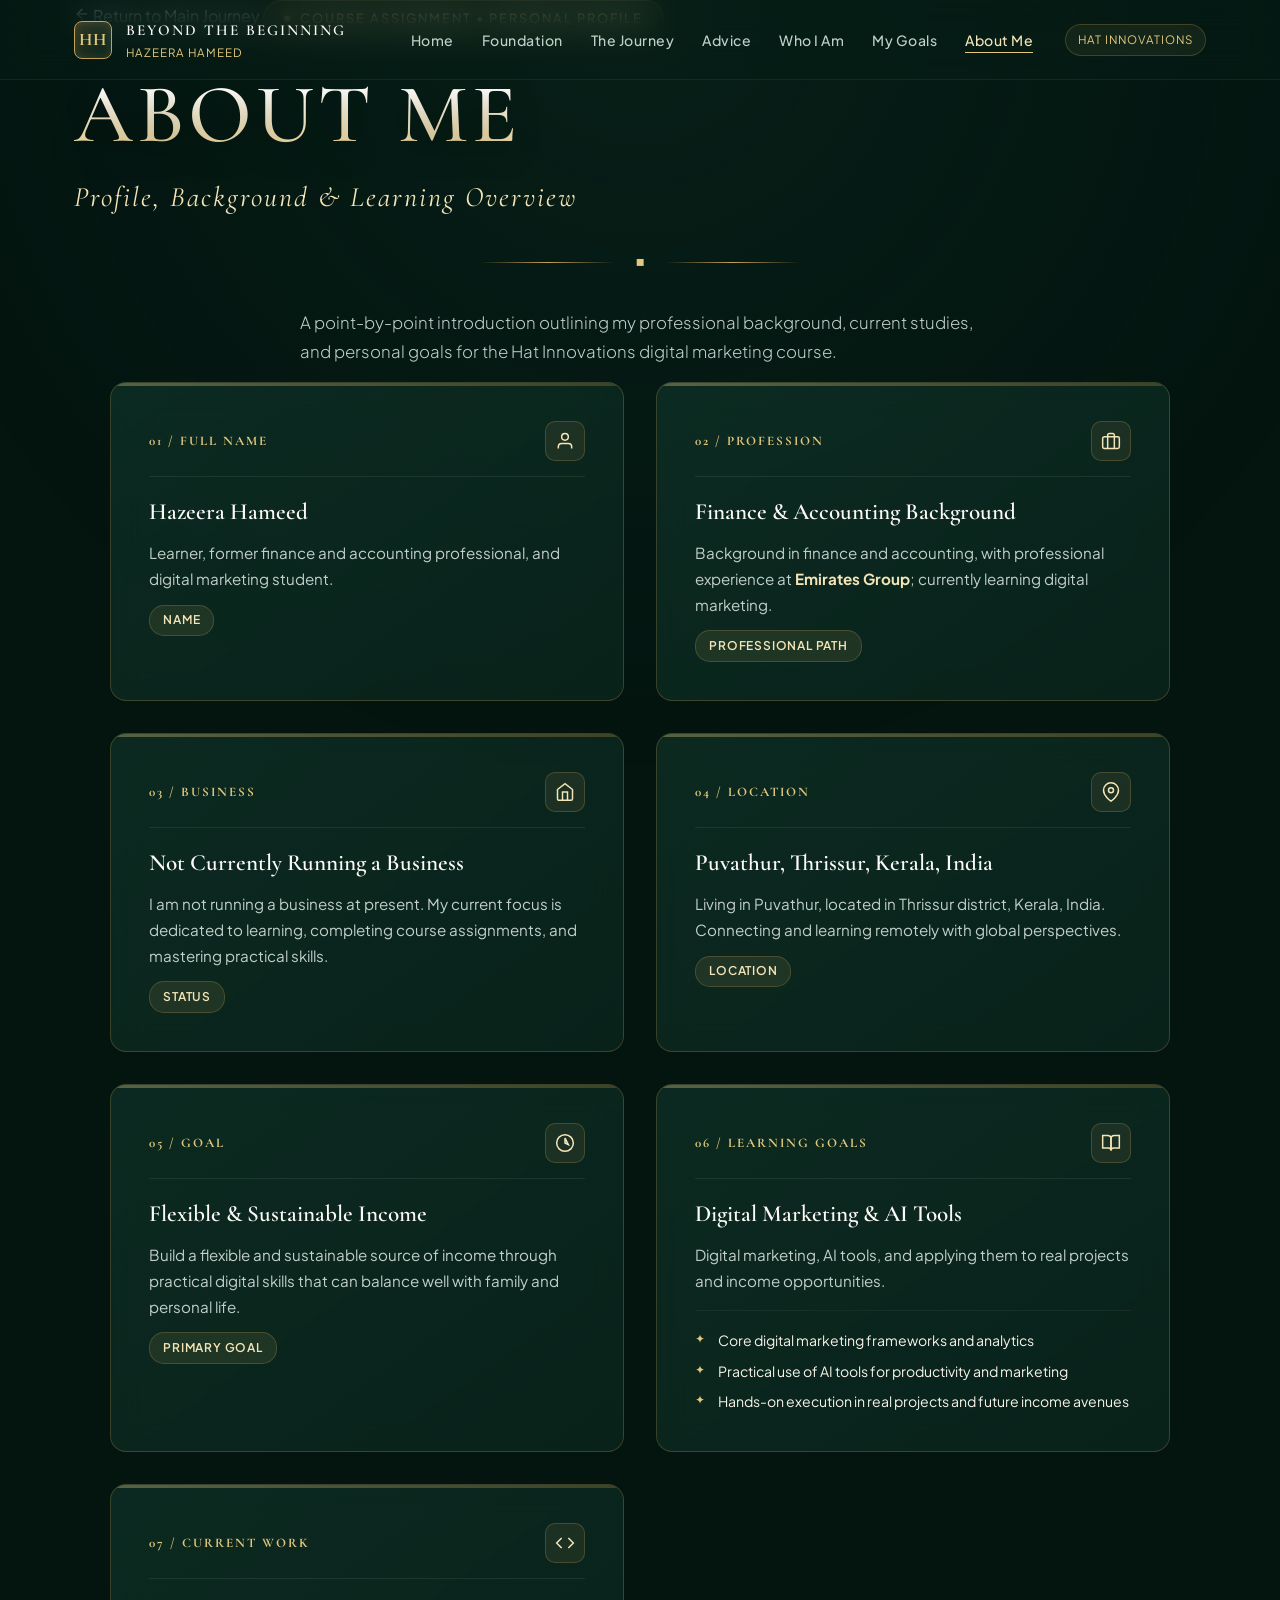
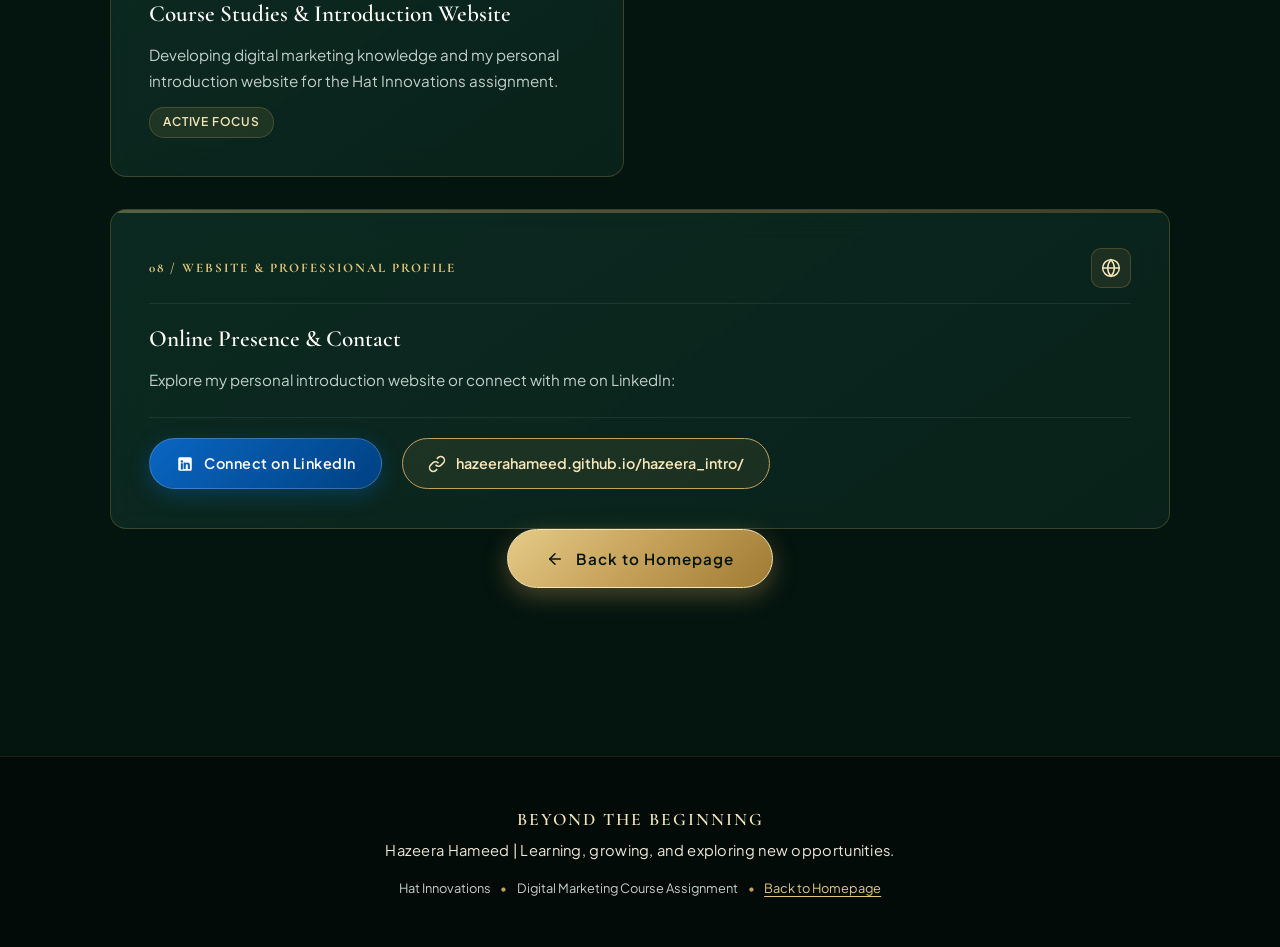
<file: about.html>
<!DOCTYPE html>
<html lang="en">
<head>
  <meta charset="UTF-8">
  <meta name="viewport" content="width=device-width, initial-scale=1.0">
  <title>About Me | Hazeera Hameed</title>
  <meta name="description" content="About Hazeera Hameed - Background in finance and accounting with Emirates Group, currently learning digital marketing and practical AI tools.">
  <meta name="author" content="Hazeera Hameed">
  <meta name="theme-color" content="#071f18">

  <!-- Google Fonts: Cormorant Garamond & Plus Jakarta Sans -->
  <link rel="preconnect" href="https://fonts.googleapis.com">
  <link rel="preconnect" href="https://fonts.gstatic.com" crossorigin>
  <link href="https://fonts.googleapis.com/css2?family=Cormorant+Garamond:ital,wght@0,400;0,500;0,600;0,700;1,400&family=Plus+Jakarta+Sans:wght@300;400;500;600;700&display=swap" rel="stylesheet">

  <!-- Stylesheet -->
  <link rel="stylesheet" href="css/style.css">
</head>
<body class="about-page">

  <!-- Reading Progress Bar -->
  <div id="scroll-progress" class="scroll-progress-bar" aria-hidden="true"></div>

  <!-- Primary Navigation -->
  <header class="site-header" id="header">
    <div class="nav-container">
      <a href="index.html" class="brand-monogram" aria-label="Beyond The Beginning - Home">
        <span class="monogram-emblem">HH</span>
        <span class="brand-text">
          <span class="brand-title">BEYOND THE BEGINNING</span>
          <span class="brand-subtitle">Hazeera Hameed</span>
        </span>
      </a>

      <button class="mobile-menu-btn" id="mobile-toggle" aria-label="Toggle navigation menu" aria-expanded="false">
        <span></span>
        <span></span>
        <span></span>
      </button>

      <nav class="nav-menu" id="nav-menu">
        <ul class="nav-links">
          <li><a href="index.html" class="nav-link">Home</a></li>
          <li><a href="index.html#foundation" class="nav-link">Foundation</a></li>
          <li><a href="index.html#journey" class="nav-link">The Journey</a></li>
          <li><a href="index.html#advice" class="nav-link">Advice</a></li>
          <li><a href="index.html#today" class="nav-link">Who I Am</a></li>
          <li><a href="index.html#goals" class="nav-link">My Goals</a></li>
          <li><a href="about.html" class="nav-link active">About Me</a></li>
        </ul>
        <div class="nav-badge">Hat Innovations</div>
      </nav>
    </div>
  </header>

  <main>
    <!-- ABOUT HERO HEADER -->
    <section class="about-hero-section">
      <div class="container">
        <a href="index.html" class="about-back-link">
          <svg width="16" height="16" viewBox="0 0 24 24" fill="none" stroke="currentColor" stroke-width="2" stroke-linecap="round" stroke-linejoin="round">
            <line x1="19" y1="12" x2="5" y2="12"></line>
            <polyline points="12 19 5 12 12 5"></polyline>
          </svg>
          <span>Return to Main Journey</span>
        </a>

        <div class="hero-tag reveal-element">
          <span class="tag-gold-bullet"></span>
          <span>Course Assignment • Personal Profile</span>
        </div>

        <h1 class="hero-title reveal-element">
          ABOUT ME
        </h1>

        <p class="hero-subtitle reveal-element">
          Profile, Background & Learning Overview
        </p>

        <div class="hero-divider reveal-element">
          <span class="divider-line"></span>
          <span class="divider-diamond">◆</span>
          <span class="divider-line"></span>
        </div>

        <p class="section-lead reveal-element" style="max-width: 680px; margin: 0 auto;">
          A point-by-point introduction outlining my professional background, current studies, and personal goals for the Hat Innovations digital marketing course.
        </p>
      </div>
    </section>

    <!-- POINT-BY-POINT PROFILE GRID -->
    <section class="section" style="padding-top: 1rem;">
      <div class="container">
        <div class="about-grid">

          <!-- 01. NAME -->
          <article class="about-card reveal-element" data-delay="100">
            <div class="about-card-header">
              <span class="about-card-number">01 / Full Name</span>
              <div class="about-card-icon">
                <svg width="20" height="20" viewBox="0 0 24 24" fill="none" stroke="currentColor" stroke-width="1.8">
                  <path d="M20 21v-2a4 4 0 0 0-4-4H8a4 4 0 0 0-4 4v2"></path>
                  <circle cx="12" cy="7" r="4"></circle>
                </svg>
              </div>
            </div>
            <h2 class="about-card-value">Hazeera Hameed</h2>
            <p class="about-card-desc">
              Learner, former finance and accounting professional, and digital marketing student.
            </p>
            <div>
              <span class="about-tag-pill">Name</span>
            </div>
          </article>

          <!-- 02. PROFESSION -->
          <article class="about-card reveal-element" data-delay="150">
            <div class="about-card-header">
              <span class="about-card-number">02 / Profession</span>
              <div class="about-card-icon">
                <svg width="20" height="20" viewBox="0 0 24 24" fill="none" stroke="currentColor" stroke-width="1.8">
                  <rect x="2" y="7" width="20" height="14" rx="2" ry="2"></rect>
                  <path d="M16 21V5a2 2 0 0 0-2-2h-4a2 2 0 0 0-2 2v16"></path>
                </svg>
              </div>
            </div>
            <h2 class="about-card-value">Finance & Accounting Background</h2>
            <p class="about-card-desc">
              Background in finance and accounting, with professional experience at <strong>Emirates Group</strong>; currently learning digital marketing.
            </p>
            <div>
              <span class="about-tag-pill">Professional Path</span>
            </div>
          </article>

          <!-- 03. BUSINESS -->
          <article class="about-card reveal-element" data-delay="200">
            <div class="about-card-header">
              <span class="about-card-number">03 / Business</span>
              <div class="about-card-icon">
                <svg width="20" height="20" viewBox="0 0 24 24" fill="none" stroke="currentColor" stroke-width="1.8">
                  <path d="M3 9l9-7 9 7v11a2 2 0 0 1-2 2H5a2 2 0 0 1-2-2z"></path>
                  <polyline points="9 22 9 12 15 12 15 22"></polyline>
                </svg>
              </div>
            </div>
            <h2 class="about-card-value">Not Currently Running a Business</h2>
            <p class="about-card-desc">
              I am not running a business at present. My current focus is dedicated to learning, completing course assignments, and mastering practical skills.
            </p>
            <div>
              <span class="about-tag-pill">Status</span>
            </div>
          </article>

          <!-- 04. LOCATION -->
          <article class="about-card reveal-element" data-delay="250">
            <div class="about-card-header">
              <span class="about-card-number">04 / Location</span>
              <div class="about-card-icon">
                <svg width="20" height="20" viewBox="0 0 24 24" fill="none" stroke="currentColor" stroke-width="1.8">
                  <path d="M21 10c0 7-9 13-9 13s-9-6-9-13a9 9 0 0 1 18 0z"></path>
                  <circle cx="12" cy="10" r="3"></circle>
                </svg>
              </div>
            </div>
            <h2 class="about-card-value">Puvathur, Thrissur, Kerala, India</h2>
            <p class="about-card-desc">
              Living in Puvathur, located in Thrissur district, Kerala, India. Connecting and learning remotely with global perspectives.
            </p>
            <div>
              <span class="about-tag-pill">Location</span>
            </div>
          </article>

          <!-- 05. GOAL -->
          <article class="about-card reveal-element" data-delay="300">
            <div class="about-card-header">
              <span class="about-card-number">05 / Goal</span>
              <div class="about-card-icon">
                <svg width="20" height="20" viewBox="0 0 24 24" fill="none" stroke="currentColor" stroke-width="1.8">
                  <circle cx="12" cy="12" r="10"></circle>
                  <polygon points="12 6 12 12 16 14"></polygon>
                </svg>
              </div>
            </div>
            <h2 class="about-card-value">Flexible & Sustainable Income</h2>
            <p class="about-card-desc">
              Build a flexible and sustainable source of income through practical digital skills that can balance well with family and personal life.
            </p>
            <div>
              <span class="about-tag-pill">Primary Goal</span>
            </div>
          </article>

          <!-- 06. LEARNING GOALS -->
          <article class="about-card reveal-element" data-delay="350">
            <div class="about-card-header">
              <span class="about-card-number">06 / Learning Goals</span>
              <div class="about-card-icon">
                <svg width="20" height="20" viewBox="0 0 24 24" fill="none" stroke="currentColor" stroke-width="1.8">
                  <path d="M2 3h6a4 4 0 0 1 4 4v14a3 3 0 0 0-3-3H2z"></path>
                  <path d="M22 3h-6a4 4 0 0 0-4 4v14a3 3 0 0 1 3-3h7z"></path>
                </svg>
              </div>
            </div>
            <h2 class="about-card-value">Digital Marketing & AI Tools</h2>
            <p class="about-card-desc">
              Digital marketing, AI tools, and applying them to real projects and income opportunities.
            </p>
            <ul class="goal-bullets" style="margin-top: 1rem;">
              <li>Core digital marketing frameworks and analytics</li>
              <li>Practical use of AI tools for productivity and marketing</li>
              <li>Hands-on execution in real projects and future income avenues</li>
            </ul>
          </article>

          <!-- 07. CURRENT WORK -->
          <article class="about-card reveal-element" data-delay="400">
            <div class="about-card-header">
              <span class="about-card-number">07 / Current Work</span>
              <div class="about-card-icon">
                <svg width="20" height="20" viewBox="0 0 24 24" fill="none" stroke="currentColor" stroke-width="1.8">
                  <polyline points="16 18 22 12 16 6"></polyline>
                  <polyline points="8 6 2 12 8 18"></polyline>
                </svg>
              </div>
            </div>
            <h2 class="about-card-value">Course Studies & Introduction Website</h2>
            <p class="about-card-desc">
              Developing digital marketing knowledge and my personal introduction website for the Hat Innovations assignment.
            </p>
            <div>
              <span class="about-tag-pill">Active Focus</span>
            </div>
          </article>

          <!-- 08. WEBSITE & LINKEDIN (FULL WIDTH) -->
          <article class="about-card full-width reveal-element" data-delay="450">
            <div class="about-card-header">
              <span class="about-card-number">08 / Website & Professional Profile</span>
              <div class="about-card-icon">
                <svg width="20" height="20" viewBox="0 0 24 24" fill="none" stroke="currentColor" stroke-width="1.8">
                  <circle cx="12" cy="12" r="10"></circle>
                  <line x1="2" y1="12" x2="22" y2="12"></line>
                  <path d="M12 2a15.3 15.3 0 0 1 4 10 15.3 15.3 0 0 1-4 10 15.3 15.3 0 0 1-4-10 15.3 15.3 0 0 1 4-10z"></path>
                </svg>
              </div>
            </div>
            <h2 class="about-card-value">Online Presence & Contact</h2>
            <p class="about-card-desc">
              Explore my personal introduction website or connect with me on LinkedIn:
            </p>

            <div class="about-link-box">
              <!-- LinkedIn Profile Button -->
              <a href="https://linkedin.com/in/hazeera-hameed" target="_blank" rel="noopener noreferrer" class="btn-linkedin" aria-label="Visit Hazeera Hameed's LinkedIn Profile (opens in new tab)">
                <svg width="18" height="18" viewBox="0 0 24 24" fill="currentColor">
                  <path d="M19 3a2 2 0 0 1 2 2v14a2 2 0 0 1-2 2H5a2 2 0 0 1-2-2V5a2 2 0 0 1 2-2h14m-.5 15.5v-5.3a3.26 3.26 0 0 0-3.26-3.26c-.85 0-1.84.52-2.28 1.3v-1.11h-2.79v8.37h2.79v-4.93c0-.77.62-1.4 1.39-1.4a1.4 1.4 0 0 1 1.4 1.4v4.93h2.75M6.46 10.9v8.37H9.2V10.9H6.46M7.83 6.88a1.64 1.64 0 1 0 0 3.28 1.64 1.64 0 0 0 0-3.28z"/>
                </svg>
                <span>Connect on LinkedIn</span>
              </a>

              <!-- Website Link -->
              <a href="https://hazeerahameed.github.io/hazeera_intro/" target="_blank" rel="noopener noreferrer" class="btn-site-link" aria-label="Visit Hazeera Hameed's Website">
                <svg width="18" height="18" viewBox="0 0 24 24" fill="none" stroke="currentColor" stroke-width="2">
                  <path d="M10 13a5 5 0 0 0 7.54.54l3-3a5 5 0 0 0-7.07-7.07l-1.72 1.71"></path>
                  <path d="M14 11a5 5 0 0 0-7.54-.54l-3 3a5 5 0 0 0 7.07 7.07l1.71-1.71"></path>
                </svg>
                <span>hazeerahameed.github.io/hazeera_intro/</span>
              </a>
            </div>
          </article>

        </div>

        <!-- BOTTOM ACTION -->
        <div class="about-bottom-actions reveal-element">
          <a href="index.html" class="btn btn-gold">
            <svg width="18" height="18" viewBox="0 0 24 24" fill="none" stroke="currentColor" stroke-width="2" stroke-linecap="round" stroke-linejoin="round">
              <line x1="19" y1="12" x2="5" y2="12"></line>
              <polyline points="12 19 5 12 12 5"></polyline>
            </svg>
            <span>Back to Homepage</span>
          </a>
        </div>
      </div>
    </section>
  </main>

  <!-- Site Footer -->
  <footer class="site-footer">
    <div class="container footer-content">
      <div class="footer-brand">
        <span class="footer-title">BEYOND THE BEGINNING</span>
        <span class="footer-meta">Hazeera Hameed | Learning, growing, and exploring new opportunities.</span>
      </div>

      <div class="footer-course-tag">
        <span>Hat Innovations</span>
        <span class="footer-bullet">•</span>
        <span>Digital Marketing Course Assignment</span>
        <span class="footer-bullet">•</span>
        <a href="index.html" class="footer-link">Back to Homepage</a>
      </div>
    </div>
  </footer>

  <!-- JavaScript Interaction Script -->
  <script src="js/main.js"></script>
</body>
</html>
</file>
<file: css/style.css>
/* ==========================================================================
   BEYOND THE BEGINNING - Personal Introduction Website
   Client: Hazeera Hameed
   Course: Hat Innovations Digital Marketing Course Assignment
   Palette: Deep Emerald Green, Warm Cream, Subtle Gold
   ========================================================================== */

/* --------------------------------------------------------------------------
   CSS VARIABLES & DESIGN TOKENS
   -------------------------------------------------------------------------- */
:root {
  /* Emerald Palette */
  --emerald-950: #04140f;
  --emerald-900: #071f18;
  --emerald-850: #0b2920;
  --emerald-800: #10362b;
  --emerald-700: #184b3c;
  --emerald-600: #236552;
  --emerald-muted: #1c3d33;

  /* Gold Palette */
  --gold-300: #f4e5b8;
  --gold-400: #e2c77d;
  --gold-500: #c5a059;
  --gold-600: #a9833b;
  --gold-700: #856425;
  --gold-gradient: linear-gradient(135deg, #e5cb87 0%, #c5a059 50%, #9e7a33 100%);
  --gold-gradient-soft: linear-gradient(135deg, rgba(229, 203, 135, 0.15) 0%, rgba(197, 160, 89, 0.05) 100%);

  /* Cream & Neutral Palette */
  --cream-50: #fcfaf6;
  --cream-100: #f7f3ea;
  --cream-200: #eee7d7;
  --cream-300: #dfd4bf;
  --cream-dark-text: #13221b;
  --cream-muted-text: #455950;

  /* Text on Dark */
  --text-primary: #fcfaf6;
  --text-secondary: #c2cfc9;
  --text-muted: #8b9f96;

  /* Elevation & Borders */
  --border-gold-subtle: rgba(197, 160, 89, 0.25);
  --border-gold-bright: rgba(229, 203, 135, 0.6);
  --border-emerald-subtle: rgba(255, 255, 255, 0.07);
  --glass-bg: rgba(11, 41, 32, 0.7);
  --glass-card-bg: rgba(16, 54, 43, 0.65);
  --glass-blur: blur(16px);
  --box-shadow-card: 0 10px 30px -10px rgba(0, 0, 0, 0.5);
  --box-shadow-gold: 0 10px 25px -5px rgba(197, 160, 89, 0.25);

  /* Typography */
  --font-serif: 'Cormorant Garamond', Georgia, serif;
  --font-sans: 'Plus Jakarta Sans', -apple-system, BlinkMacSystemFont, 'Segoe UI', Roboto, sans-serif;

  /* Layout */
  --container-max: 1180px;
  --section-padding: 6.5rem 1.5rem;
  --transition-smooth: all 0.35s cubic-bezier(0.16, 1, 0.3, 1);
}

/* --------------------------------------------------------------------------
   GLOBAL RESET & BASE STYLES
   -------------------------------------------------------------------------- */
*, *::before, *::after {
  box-sizing: border-box;
  margin: 0;
  padding: 0;
}

html {
  font-size: 16px;
  scroll-behavior: smooth;
  scroll-padding-top: 80px;
}

body {
  font-family: var(--font-sans);
  background-color: var(--emerald-950);
  color: var(--text-primary);
  line-height: 1.65;
  -webkit-font-smoothing: antialiased;
  -moz-osx-font-smoothing: grayscale;
  overflow-x: hidden;
  position: relative;
}

/* Subtle background grain / vignette */
body::before {
  content: "";
  position: fixed;
  top: 0;
  left: 0;
  width: 100vw;
  height: 100vh;
  background: radial-gradient(circle at 50% 0%, rgba(20, 75, 60, 0.2) 0%, transparent 70%);
  pointer-events: none;
  z-index: 0;
}

.container {
  width: 100%;
  max-width: var(--container-max);
  margin: 0 auto;
  padding: 0 1.5rem;
  position: relative;
  z-index: 1;
}

a {
  color: inherit;
  text-decoration: none;
  transition: var(--transition-smooth);
}

ul {
  list-style: none;
}

/* --------------------------------------------------------------------------
   SCROLL PROGRESS BAR
   -------------------------------------------------------------------------- */
.scroll-progress-bar {
  position: fixed;
  top: 0;
  left: 0;
  height: 3px;
  width: 0%;
  background: linear-gradient(90deg, var(--gold-600), var(--gold-400), var(--gold-300));
  z-index: 1000;
  transition: width 0.1s ease-out;
  box-shadow: 0 0 8px rgba(229, 203, 135, 0.6);
}

/* --------------------------------------------------------------------------
   NAVIGATION HEADER
   -------------------------------------------------------------------------- */
.site-header {
  position: fixed;
  top: 0;
  left: 0;
  width: 100%;
  z-index: 900;
  padding: 1.1rem 0;
  transition: var(--transition-smooth);
  background: rgba(7, 31, 24, 0.4);
  backdrop-filter: var(--glass-blur);
  -webkit-backdrop-filter: var(--glass-blur);
  border-bottom: 1px solid rgba(197, 160, 89, 0.1);
}

.site-header.scrolled {
  padding: 0.8rem 0;
  background: rgba(4, 20, 15, 0.92);
  border-bottom: 1px solid var(--border-gold-subtle);
  box-shadow: 0 10px 25px rgba(0, 0, 0, 0.4);
}

.nav-container {
  max-width: var(--container-max);
  margin: 0 auto;
  padding: 0 1.5rem;
  display: flex;
  align-items: center;
  justify-content: space-between;
}

.brand-monogram {
  display: flex;
  align-items: center;
  gap: 0.85rem;
}

.monogram-emblem {
  width: 38px;
  height: 38px;
  border-radius: 8px;
  border: 1px solid var(--gold-500);
  background: linear-gradient(135deg, rgba(197, 160, 89, 0.2) 0%, rgba(11, 41, 32, 0.8) 100%);
  display: flex;
  align-items: center;
  justify-content: center;
  font-family: var(--font-serif);
  font-weight: 700;
  font-size: 1.1rem;
  color: var(--gold-400);
  letter-spacing: 1px;
  box-shadow: inset 0 0 10px rgba(197, 160, 89, 0.2);
  transition: var(--transition-smooth);
}

.brand-monogram:hover .monogram-emblem {
  border-color: var(--gold-300);
  box-shadow: 0 0 15px rgba(229, 203, 135, 0.4);
  transform: translateY(-1px);
}

.brand-text {
  display: flex;
  flex-direction: column;
}

.brand-title {
  font-family: var(--font-serif);
  font-size: 0.95rem;
  font-weight: 600;
  letter-spacing: 2px;
  color: var(--text-primary);
}

.brand-subtitle {
  font-size: 0.72rem;
  color: var(--gold-400);
  letter-spacing: 1px;
  text-transform: uppercase;
}

.nav-menu {
  display: flex;
  align-items: center;
  gap: 2rem;
}

.nav-links {
  display: flex;
  align-items: center;
  gap: 1.75rem;
}

.nav-link {
  font-size: 0.88rem;
  font-weight: 500;
  color: var(--text-secondary);
  letter-spacing: 0.5px;
  position: relative;
  padding: 0.3rem 0;
}

.nav-link::after {
  content: "";
  position: absolute;
  bottom: 0;
  left: 0;
  width: 0;
  height: 1.5px;
  background: var(--gold-400);
  transition: width 0.3s ease;
}

.nav-link:hover,
.nav-link.active {
  color: var(--gold-300);
}

.nav-link:hover::after,
.nav-link.active::after {
  width: 100%;
}

.nav-badge {
  font-size: 0.72rem;
  padding: 0.35rem 0.75rem;
  border-radius: 20px;
  border: 1px solid var(--border-gold-subtle);
  color: var(--gold-400);
  background: rgba(197, 160, 89, 0.08);
  letter-spacing: 1px;
  text-transform: uppercase;
}

/* Mobile Menu Toggle */
.mobile-menu-btn {
  display: none;
  background: none;
  border: none;
  cursor: pointer;
  width: 32px;
  height: 24px;
  position: relative;
  flex-direction: column;
  justify-content: space-between;
  z-index: 999;
}

.mobile-menu-btn span {
  display: block;
  height: 2px;
  width: 100%;
  background-color: var(--gold-400);
  border-radius: 2px;
  transition: var(--transition-smooth);
}

.mobile-menu-btn.active span:nth-child(1) {
  transform: translateY(11px) rotate(45deg);
}
.mobile-menu-btn.active span:nth-child(2) {
  opacity: 0;
}
.mobile-menu-btn.active span:nth-child(3) {
  transform: translateY(-11px) rotate(-45deg);
}

/* --------------------------------------------------------------------------
   SECTION COMMON STYLES
   -------------------------------------------------------------------------- */
.section {
  padding: var(--section-padding);
  position: relative;
}

.section-header {
  text-align: center;
  max-width: 780px;
  margin: 0 auto 3.5rem;
}

.section-eyebrow {
  display: inline-block;
  font-size: 0.8rem;
  font-weight: 600;
  letter-spacing: 3px;
  color: var(--gold-400);
  text-transform: uppercase;
  margin-bottom: 0.75rem;
}

.section-title {
  font-family: var(--font-serif);
  font-size: clamp(2rem, 3.8vw, 3rem);
  font-weight: 500;
  line-height: 1.25;
  color: var(--text-primary);
  margin-bottom: 1rem;
}

.title-underline {
  width: 60px;
  height: 2px;
  background: var(--gold-gradient);
  margin: 1rem auto 1.5rem;
  border-radius: 2px;
}

.section-lead {
  font-size: 1.05rem;
  color: var(--text-secondary);
  font-weight: 300;
  line-height: 1.7;
}

/* --------------------------------------------------------------------------
   SECTION 1: HERO / OPENING
   -------------------------------------------------------------------------- */
.hero-section {
  min-height: 100vh;
  display: flex;
  align-items: center;
  justify-content: center;
  position: relative;
  overflow: hidden;
  padding: 8rem 1.5rem 5rem;
  background: radial-gradient(ellipse at 50% 30%, #113f32 0%, #071f18 60%, #03110c 100%);
}

.ambient-canvas {
  position: absolute;
  top: 0;
  left: 0;
  width: 100%;
  height: 100%;
  pointer-events: none;
  z-index: 1;
}

.hero-overlay {
  position: absolute;
  top: 0;
  left: 0;
  width: 100%;
  height: 100%;
  background: radial-gradient(circle at 50% 50%, transparent 40%, rgba(3, 17, 12, 0.6) 100%);
  z-index: 1;
  pointer-events: none;
}

.hero-content {
  text-align: center;
  position: relative;
  z-index: 2;
  max-width: 920px;
  margin: 0 auto;
}

.hero-tag {
  display: inline-flex;
  align-items: center;
  gap: 0.6rem;
  padding: 0.45rem 1.25rem;
  background: rgba(197, 160, 89, 0.1);
  border: 1px solid var(--border-gold-subtle);
  border-radius: 30px;
  font-size: 0.8rem;
  font-weight: 500;
  letter-spacing: 2px;
  color: var(--gold-300);
  text-transform: uppercase;
  margin-bottom: 2rem;
  backdrop-filter: blur(8px);
}

.tag-gold-bullet {
  width: 6px;
  height: 6px;
  border-radius: 50%;
  background: var(--gold-400);
  box-shadow: 0 0 8px var(--gold-300);
}

.hero-title {
  font-family: var(--font-serif);
  font-size: clamp(2.8rem, 6.5vw, 5.2rem);
  font-weight: 500;
  letter-spacing: 4px;
  line-height: 1.1;
  margin-bottom: 0.8rem;
  background: linear-gradient(180deg, #ffffff 20%, #e2c77d 100%);
  -webkit-background-clip: text;
  -webkit-text-fill-color: transparent;
  text-shadow: 0 10px 30px rgba(0, 0, 0, 0.4);
}

.hero-subtitle {
  font-family: var(--font-serif);
  font-size: clamp(1.2rem, 2.2vw, 1.8rem);
  font-style: italic;
  font-weight: 400;
  color: var(--gold-300);
  letter-spacing: 2px;
  margin-bottom: 2rem;
}

.hero-divider {
  display: flex;
  align-items: center;
  justify-content: center;
  gap: 1.2rem;
  margin: 0 auto 2.2rem;
  max-width: 320px;
}

.divider-line {
  flex: 1;
  height: 1px;
  background: linear-gradient(90deg, transparent, var(--gold-500), transparent);
}

.divider-diamond {
  color: var(--gold-400);
  font-size: 0.8rem;
  transform: rotate(45deg);
}

.hero-story-callout {
  max-width: 720px;
  margin: 0 auto 2.8rem;
  padding: 1.8rem 2.2rem;
  background: rgba(11, 41, 32, 0.55);
  border: 1px solid var(--border-gold-subtle);
  border-radius: 12px;
  box-shadow: inset 0 0 25px rgba(197, 160, 89, 0.05), 0 15px 35px rgba(0, 0, 0, 0.3);
  backdrop-filter: blur(12px);
}

.opening-line-one {
  font-family: var(--font-serif);
  font-size: clamp(1.15rem, 1.8vw, 1.45rem);
  font-style: italic;
  color: var(--cream-100);
  line-height: 1.5;
  margin-bottom: 0.5rem;
}

.opening-line-two {
  font-size: 1.05rem;
  font-weight: 500;
  color: var(--gold-300);
  letter-spacing: 0.5px;
}

.hero-actions {
  display: flex;
  justify-content: center;
  align-items: center;
  margin-bottom: 3.5rem;
}

.btn {
  display: inline-flex;
  align-items: center;
  justify-content: center;
  gap: 0.75rem;
  padding: 1rem 2.4rem;
  border-radius: 40px;
  font-size: 0.95rem;
  font-weight: 600;
  letter-spacing: 1px;
  cursor: pointer;
  transition: var(--transition-smooth);
}

.btn-gold {
  background: var(--gold-gradient);
  color: var(--emerald-950);
  border: 1px solid var(--gold-300);
  box-shadow: 0 8px 25px rgba(197, 160, 89, 0.35);
}

.btn-gold:hover {
  transform: translateY(-3px);
  box-shadow: 0 14px 30px rgba(197, 160, 89, 0.55);
  color: #03110c;
}

.btn-arrow {
  transition: transform 0.3s ease;
}

.btn-gold:hover .btn-arrow {
  transform: translateY(3px);
}

.hero-pillars {
  display: flex;
  flex-wrap: wrap;
  justify-content: center;
  gap: 1rem;
}

.pillar-pill {
  display: inline-flex;
  align-items: center;
  gap: 0.5rem;
  padding: 0.5rem 1rem;
  background: rgba(16, 54, 43, 0.45);
  border: 1px solid rgba(197, 160, 89, 0.2);
  border-radius: 20px;
  font-size: 0.82rem;
  color: var(--text-secondary);
  backdrop-filter: blur(6px);
  transition: var(--transition-smooth);
}

.pillar-pill:hover {
  border-color: var(--gold-400);
  color: var(--gold-300);
  background: rgba(16, 54, 43, 0.7);
  transform: translateY(-2px);
}

.pillar-dot {
  width: 5px;
  height: 5px;
  border-radius: 50%;
  background: var(--gold-400);
}

/* Scroll indicator */
.scroll-down-indicator {
  position: absolute;
  bottom: 1.5rem;
  left: 50%;
  transform: translateX(-50%);
  display: flex;
  flex-direction: column;
  align-items: center;
  gap: 0.4rem;
  color: var(--text-muted);
  font-size: 0.72rem;
  letter-spacing: 1.5px;
  text-transform: uppercase;
  z-index: 2;
  opacity: 0.7;
}

.mouse-icon {
  width: 20px;
  height: 32px;
  border: 1.5px solid var(--gold-500);
  border-radius: 12px;
  display: flex;
  justify-content: center;
  padding-top: 5px;
}

.mouse-wheel {
  width: 3px;
  height: 6px;
  background-color: var(--gold-300);
  border-radius: 2px;
  animation: mouseWheel 2s infinite;
}

@keyframes mouseWheel {
  0% { transform: translateY(0); opacity: 1; }
  100% { transform: translateY(12px); opacity: 0; }
}

/* --------------------------------------------------------------------------
   SECTION 2: MY FOUNDATION
   -------------------------------------------------------------------------- */
.foundation-section {
  background: linear-gradient(180deg, var(--emerald-950) 0%, var(--emerald-900) 50%, var(--emerald-950) 100%);
  position: relative;
}

.foundation-grid {
  display: grid;
  grid-template-columns: 1.15fr 0.85fr;
  gap: 2.5rem;
  align-items: stretch;
}

.narrative-card {
  height: 100%;
  background: linear-gradient(145deg, rgba(16, 54, 43, 0.75) 0%, rgba(11, 41, 32, 0.9) 100%);
  border: 1px solid var(--border-gold-subtle);
  border-radius: 16px;
  padding: 3rem 2.8rem;
  position: relative;
  box-shadow: var(--box-shadow-card);
  backdrop-filter: var(--glass-blur);
  display: flex;
  flex-direction: column;
  justify-content: space-between;
}

.quote-accent-mark {
  font-family: var(--font-serif);
  font-size: 6rem;
  line-height: 0.8;
  color: rgba(197, 160, 89, 0.2);
  margin-bottom: 0.5rem;
  user-select: none;
}

.narrative-text {
  font-size: 1.05rem;
  color: var(--cream-100);
  line-height: 1.8;
  margin-bottom: 1.6rem;
  font-weight: 300;
}

.narrative-text strong {
  color: var(--gold-300);
  font-weight: 600;
}

.narrative-footer {
  display: flex;
  flex-wrap: wrap;
  gap: 0.75rem;
  margin-top: 1rem;
  padding-top: 1.5rem;
  border-top: 1px solid rgba(255, 255, 255, 0.08);
}

.badge-gold {
  padding: 0.4rem 0.9rem;
  background: rgba(197, 160, 89, 0.15);
  border: 1px solid var(--gold-500);
  border-radius: 6px;
  font-size: 0.8rem;
  font-weight: 600;
  color: var(--gold-300);
  letter-spacing: 0.5px;
}

.badge-cream {
  padding: 0.4rem 0.9rem;
  background: rgba(255, 255, 255, 0.06);
  border: 1px solid rgba(255, 255, 255, 0.15);
  border-radius: 6px;
  font-size: 0.8rem;
  color: var(--text-secondary);
}

.foundation-features {
  display: flex;
  flex-direction: column;
  gap: 1.25rem;
}

.feature-card {
  background: rgba(16, 54, 43, 0.5);
  border: 1px solid var(--border-emerald-subtle);
  border-left: 3px solid var(--gold-500);
  border-radius: 12px;
  padding: 1.75rem;
  display: flex;
  gap: 1.25rem;
  align-items: flex-start;
  transition: var(--transition-smooth);
  backdrop-filter: var(--glass-blur);
}

.feature-card:hover {
  background: rgba(20, 68, 54, 0.75);
  border-color: var(--border-gold-bright);
  transform: translateX(6px);
  box-shadow: 0 8px 25px rgba(0, 0, 0, 0.35);
}

.feature-icon-box {
  width: 48px;
  height: 48px;
  border-radius: 10px;
  background: rgba(197, 160, 89, 0.12);
  border: 1px solid var(--border-gold-subtle);
  display: flex;
  align-items: center;
  justify-content: center;
  color: var(--gold-400);
  flex-shrink: 0;
}

.feature-title {
  font-family: var(--font-serif);
  font-size: 1.3rem;
  font-weight: 600;
  color: var(--text-primary);
  margin-bottom: 0.4rem;
}

.feature-desc {
  font-size: 0.92rem;
  color: var(--text-secondary);
  line-height: 1.6;
}

/* --------------------------------------------------------------------------
   SECTION 3: AN UNEXPECTED JOURNEY (TIMELINE)
   -------------------------------------------------------------------------- */
.journey-section {
  background: radial-gradient(circle at 50% 50%, #0d3126 0%, #051912 80%);
  position: relative;
}

.timeline-container {
  position: relative;
  max-width: 860px;
  margin: 0 auto;
  padding: 2rem 0;
}

.timeline-track {
  position: absolute;
  top: 0;
  bottom: 0;
  left: 40px;
  width: 2px;
  background: linear-gradient(180deg, transparent, var(--gold-500) 15%, var(--gold-500) 85%, transparent);
}

.timeline-item {
  position: relative;
  display: flex;
  margin-bottom: 3.5rem;
  padding-left: 90px;
}

.timeline-item:last-child {
  margin-bottom: 0;
}

.timeline-marker {
  position: absolute;
  left: 20px;
  top: 0;
  width: 42px;
  height: 42px;
  border-radius: 50%;
  background: var(--emerald-900);
  border: 2px solid var(--gold-500);
  display: flex;
  align-items: center;
  justify-content: center;
  box-shadow: 0 0 15px rgba(197, 160, 89, 0.35);
  z-index: 2;
  transition: var(--transition-smooth);
}

.marker-number {
  font-family: var(--font-serif);
  font-weight: 700;
  font-size: 0.9rem;
  color: var(--gold-300);
}

.timeline-content {
  background: rgba(16, 54, 43, 0.55);
  border: 1px solid var(--border-gold-subtle);
  border-radius: 14px;
  padding: 2rem 2.2rem;
  position: relative;
  width: 100%;
  box-shadow: var(--box-shadow-card);
  backdrop-filter: var(--glass-blur);
  transition: var(--transition-smooth);
}

.timeline-item:hover .timeline-content {
  border-color: var(--border-gold-bright);
  background: rgba(20, 68, 54, 0.7);
  transform: translateY(-3px);
}

.timeline-item:hover .timeline-marker {
  transform: scale(1.1);
  border-color: var(--gold-300);
  background: var(--emerald-800);
}

.timeline-content.highlight-content {
  border: 1px solid var(--gold-400);
  background: linear-gradient(145deg, rgba(20, 68, 54, 0.8) 0%, rgba(14, 48, 38, 0.9) 100%);
  box-shadow: 0 10px 30px rgba(197, 160, 89, 0.2);
}

.timeline-period {
  display: inline-block;
  font-size: 0.78rem;
  font-weight: 700;
  text-transform: uppercase;
  letter-spacing: 1.5px;
  color: var(--gold-400);
  margin-bottom: 0.4rem;
}

.timeline-heading {
  font-family: var(--font-serif);
  font-size: 1.5rem;
  font-weight: 600;
  color: var(--text-primary);
  margin-bottom: 0.8rem;
}

.timeline-body {
  font-size: 0.98rem;
  color: var(--text-secondary);
  line-height: 1.7;
  margin-bottom: 1.2rem;
}

.timeline-tag {
  display: inline-block;
  font-size: 0.75rem;
  padding: 0.3rem 0.8rem;
  background: rgba(255, 255, 255, 0.05);
  border-radius: 20px;
  color: var(--text-muted);
  border: 1px solid rgba(255, 255, 255, 0.1);
}

.timeline-tag.tag-accent {
  background: rgba(197, 160, 89, 0.15);
  color: var(--gold-300);
  border-color: var(--gold-500);
  font-weight: 600;
}

.timeline-reflection-note {
  text-align: center;
  max-width: 680px;
  margin: 3.5rem auto 0;
  padding: 1.5rem 2rem;
  border-top: 1px solid rgba(197, 160, 89, 0.2);
  border-bottom: 1px solid rgba(197, 160, 89, 0.2);
  color: var(--gold-300);
  font-family: var(--font-serif);
  font-size: 1.15rem;
  line-height: 1.6;
}

/* --------------------------------------------------------------------------
   SECTION 4: A PIECE OF ADVICE THAT STAYED WITH ME
   -------------------------------------------------------------------------- */
.advice-section {
  background: linear-gradient(180deg, var(--emerald-950) 0%, var(--emerald-900) 100%);
  position: relative;
}

.advice-spotlight {
  max-width: 900px;
  margin: 0 auto 3.5rem;
}

.spotlight-frame {
  background: linear-gradient(145deg, rgba(16, 54, 43, 0.85) 0%, rgba(10, 36, 28, 0.95) 100%);
  border: 1px solid var(--gold-500);
  border-radius: 18px;
  padding: 3.5rem 3rem;
  text-align: center;
  position: relative;
  box-shadow: 0 15px 40px rgba(0, 0, 0, 0.5), inset 0 0 30px rgba(197, 160, 89, 0.08);
  backdrop-filter: var(--glass-blur);
}

.spotlight-icon {
  color: var(--gold-400);
  margin-bottom: 1.5rem;
  display: flex;
  justify-content: center;
}

.spotlight-quote {
  font-family: var(--font-serif);
  font-size: clamp(1.4rem, 2.5vw, 2rem);
  font-style: italic;
  font-weight: 500;
  line-height: 1.5;
  color: var(--cream-50);
  margin-bottom: 1.8rem;
}

.spotlight-author {
  display: flex;
  flex-direction: column;
  gap: 0.3rem;
}

.author-name {
  font-size: 1rem;
  font-weight: 700;
  letter-spacing: 1px;
  color: var(--gold-300);
  text-transform: uppercase;
}

.author-role {
  font-size: 0.82rem;
  color: var(--text-muted);
}

.advice-pillars-grid {
  display: grid;
  grid-template-columns: repeat(4, 1fr);
  gap: 1.5rem;
}

.advice-card {
  background: rgba(16, 54, 43, 0.45);
  border: 1px solid var(--border-gold-subtle);
  border-radius: 14px;
  padding: 2rem 1.6rem;
  position: relative;
  display: flex;
  flex-direction: column;
  justify-content: space-between;
  transition: var(--transition-smooth);
  backdrop-filter: var(--glass-blur);
}

.advice-card:hover {
  background: rgba(22, 74, 59, 0.7);
  border-color: var(--gold-400);
  transform: translateY(-6px);
  box-shadow: 0 12px 30px rgba(0, 0, 0, 0.4);
}

.card-number-badge {
  font-family: var(--font-serif);
  font-size: 0.85rem;
  font-weight: 700;
  color: var(--gold-400);
  letter-spacing: 1.5px;
  text-transform: uppercase;
  margin-bottom: 1rem;
}

.advice-card-title {
  font-family: var(--font-serif);
  font-size: 1.25rem;
  font-weight: 600;
  color: var(--text-primary);
  margin-bottom: 0.8rem;
  line-height: 1.35;
}

.advice-card-desc {
  font-size: 0.9rem;
  color: var(--text-secondary);
  line-height: 1.65;
  margin-bottom: 1.5rem;
}

.card-accent-border {
  height: 2px;
  width: 30px;
  background: var(--gold-gradient);
  transition: width 0.3s ease;
}

.advice-card:hover .card-accent-border {
  width: 100%;
}

/* --------------------------------------------------------------------------
   SECTION 5: WHO I AM TODAY
   -------------------------------------------------------------------------- */
.today-section {
  background: radial-gradient(ellipse at 50% 40%, #0d3429 0%, #061913 70%);
  position: relative;
}

.profile-quad-grid {
  display: grid;
  grid-template-columns: repeat(2, 1fr);
  gap: 1.75rem;
  max-width: 980px;
  margin: 0 auto;
}

.quad-card {
  background: linear-gradient(145deg, rgba(16, 54, 43, 0.6) 0%, rgba(10, 35, 27, 0.75) 100%);
  border: 1px solid var(--border-gold-subtle);
  border-radius: 16px;
  padding: 2.4rem;
  transition: var(--transition-smooth);
  backdrop-filter: var(--glass-blur);
  position: relative;
  overflow: hidden;
}

.quad-card::before {
  content: "";
  position: absolute;
  top: 0;
  left: 0;
  width: 100%;
  height: 3px;
  background: var(--gold-gradient);
  opacity: 0.4;
  transition: opacity 0.3s ease;
}

.quad-card:hover {
  background: rgba(20, 68, 54, 0.8);
  border-color: var(--border-gold-bright);
  transform: translateY(-4px);
  box-shadow: var(--box-shadow-card);
}

.quad-card:hover::before {
  opacity: 1;
}

.quad-header {
  display: flex;
  justify-content: space-between;
  align-items: center;
  margin-bottom: 1.25rem;
}

.quad-glyph {
  font-family: var(--font-serif);
  font-size: 1.1rem;
  font-weight: 700;
  color: var(--gold-400);
  letter-spacing: 1px;
}

.quad-icon {
  width: 44px;
  height: 44px;
  border-radius: 10px;
  background: rgba(197, 160, 89, 0.1);
  border: 1px solid var(--border-gold-subtle);
  display: flex;
  align-items: center;
  justify-content: center;
  color: var(--gold-300);
}

.quad-title {
  font-family: var(--font-serif);
  font-size: 1.45rem;
  font-weight: 600;
  color: var(--text-primary);
  margin-bottom: 0.75rem;
}

.quad-desc {
  font-size: 0.95rem;
  color: var(--text-secondary);
  line-height: 1.7;
}

/* --------------------------------------------------------------------------
   SECTION 6: MY GOALS
   -------------------------------------------------------------------------- */
.goals-section {
  background: linear-gradient(180deg, var(--emerald-950) 0%, #0a261e 50%, var(--emerald-950) 100%);
  position: relative;
}

.goals-grid {
  display: grid;
  grid-template-columns: repeat(2, 1fr);
  gap: 2rem;
}

.goal-card {
  background: linear-gradient(145deg, rgba(16, 54, 43, 0.65) 0%, rgba(10, 36, 28, 0.85) 100%);
  border: 1px solid var(--border-gold-subtle);
  border-radius: 16px;
  padding: 2.5rem;
  display: flex;
  flex-direction: column;
  transition: var(--transition-smooth);
  backdrop-filter: var(--glass-blur);
  position: relative;
}

.goal-card:hover {
  background: rgba(22, 74, 59, 0.8);
  border-color: var(--gold-400);
  transform: translateY(-5px);
  box-shadow: 0 15px 35px rgba(0, 0, 0, 0.45);
}

.goal-header {
  display: flex;
  justify-content: space-between;
  align-items: center;
  margin-bottom: 1.25rem;
  padding-bottom: 1rem;
  border-bottom: 1px solid rgba(255, 255, 255, 0.08);
}

.goal-number {
  font-family: var(--font-serif);
  font-size: 0.85rem;
  font-weight: 700;
  letter-spacing: 2px;
  color: var(--gold-400);
}

.goal-status {
  font-size: 0.72rem;
  font-weight: 600;
  padding: 0.3rem 0.75rem;
  background: rgba(197, 160, 89, 0.12);
  border: 1px solid var(--border-gold-subtle);
  border-radius: 15px;
  color: var(--gold-300);
  text-transform: uppercase;
  letter-spacing: 1px;
}

.goal-title {
  font-family: var(--font-serif);
  font-size: 1.45rem;
  font-weight: 600;
  color: var(--text-primary);
  margin-bottom: 0.9rem;
  line-height: 1.35;
}

.goal-desc {
  font-size: 0.95rem;
  color: var(--text-secondary);
  line-height: 1.7;
  margin-bottom: 1.6rem;
}

.goal-bullets {
  margin-top: auto;
  display: flex;
  flex-direction: column;
  gap: 0.6rem;
  padding-top: 1.2rem;
  border-top: 1px solid rgba(255, 255, 255, 0.05);
}

.goal-bullets li {
  font-size: 0.88rem;
  color: var(--cream-100);
  position: relative;
  padding-left: 1.4rem;
  line-height: 1.5;
}

.goal-bullets li::before {
  content: "✦";
  position: absolute;
  left: 0;
  top: 0;
  color: var(--gold-400);
  font-size: 0.75rem;
}

/* --------------------------------------------------------------------------
   SECTION 7: FINAL MESSAGE & ACKNOWLEDGEMENT
   -------------------------------------------------------------------------- */
.reflection-section {
  background: radial-gradient(circle at 50% 40%, #0d382c 0%, #051a13 75%);
  padding: 8rem 1.5rem;
  position: relative;
}

.reflection-card {
  max-width: 860px;
  margin: 0 auto;
  background: linear-gradient(145deg, rgba(16, 54, 43, 0.9) 0%, rgba(9, 32, 25, 0.95) 100%);
  border: 1px solid var(--gold-400);
  border-radius: 22px;
  padding: 4.5rem 3.5rem;
  text-align: center;
  position: relative;
  box-shadow: 0 20px 60px rgba(0, 0, 0, 0.6), inset 0 0 50px rgba(197, 160, 89, 0.1);
  backdrop-filter: var(--glass-blur);
}

.reflection-crest {
  width: 64px;
  height: 64px;
  margin: 0 auto 1.75rem;
  border-radius: 50%;
  border: 2px solid var(--gold-400);
  background: radial-gradient(circle, rgba(197, 160, 89, 0.25) 0%, rgba(11, 41, 32, 0.9) 100%);
  display: flex;
  align-items: center;
  justify-content: center;
  box-shadow: 0 0 25px rgba(197, 160, 89, 0.35);
}

.crest-monogram {
  font-family: var(--font-serif);
  font-weight: 700;
  font-size: 1.4rem;
  color: var(--gold-300);
  letter-spacing: 1px;
}

.reflection-eyebrow {
  display: inline-block;
  font-size: 0.8rem;
  font-weight: 700;
  letter-spacing: 3px;
  color: var(--gold-400);
  text-transform: uppercase;
  margin-bottom: 2rem;
}

.reflection-statement {
  margin-bottom: 2.5rem;
}

.statement-main {
  font-family: var(--font-serif);
  font-size: clamp(1.8rem, 3.5vw, 2.8rem);
  font-weight: 600;
  line-height: 1.3;
  color: var(--cream-50);
  margin-bottom: 1.25rem;
  letter-spacing: 0.5px;
}

.statement-sub {
  font-family: var(--font-serif);
  font-size: clamp(1.2rem, 2vw, 1.6rem);
  font-style: italic;
  font-weight: 400;
  line-height: 1.5;
  color: var(--gold-300);
  max-width: 680px;
  margin: 0 auto;
}

.reflection-divider {
  display: flex;
  align-items: center;
  justify-content: center;
  gap: 1.5rem;
  max-width: 260px;
  margin: 0 auto 2.8rem;
}

.reflection-divider span:first-child,
.reflection-divider span:last-child {
  flex: 1;
  height: 1px;
  background: linear-gradient(90deg, transparent, var(--gold-500), transparent);
}

.gold-sparkle {
  color: var(--gold-400);
  font-size: 1rem;
}

.acknowledgement-box {
  display: inline-flex;
  align-items: center;
  gap: 1rem;
  padding: 1.2rem 2rem;
  background: rgba(197, 160, 89, 0.08);
  border: 1px solid var(--border-gold-subtle);
  border-radius: 12px;
  margin-bottom: 3.2rem;
  text-align: left;
  max-width: 620px;
}

.acknowledgement-icon {
  color: var(--gold-400);
  flex-shrink: 0;
}

.acknowledgement-text {
  font-size: 0.98rem;
  color: var(--cream-100);
  font-style: italic;
  line-height: 1.5;
}

.reflection-actions {
  display: flex;
  justify-content: center;
}

.btn-return {
  padding: 0.9rem 2.2rem;
}

/* --------------------------------------------------------------------------
   SITE FOOTER
   -------------------------------------------------------------------------- */
.site-footer {
  background: #020b08;
  border-top: 1px solid rgba(197, 160, 89, 0.15);
  padding: 3rem 1.5rem;
  text-align: center;
}

.footer-content {
  display: flex;
  flex-direction: column;
  align-items: center;
  gap: 1rem;
}

.footer-brand {
  display: flex;
  flex-direction: column;
  gap: 0.25rem;
}

.footer-title {
  font-family: var(--font-serif);
  font-size: 1.1rem;
  font-weight: 600;
  letter-spacing: 2px;
  color: var(--gold-300);
}

.footer-meta {
  font-size: 0.92rem;
  color: var(--cream-200);
  font-weight: 400;
  letter-spacing: 0.3px;
}

.footer-course-tag {
  display: flex;
  align-items: center;
  gap: 0.6rem;
  font-size: 0.8rem;
  color: var(--text-secondary);
}

.footer-bullet {
  color: var(--gold-500);
}

.footer-footnote {
  font-size: 0.75rem;
  color: var(--text-muted);
  margin-top: 0.5rem;
}

/* --------------------------------------------------------------------------
   SCROLL REVEAL ANIMATIONS (Intersection Observer)
   -------------------------------------------------------------------------- */
.reveal-element {
  opacity: 0;
  transform: translateY(30px);
  transition: opacity 0.8s cubic-bezier(0.16, 1, 0.3, 1), transform 0.8s cubic-bezier(0.16, 1, 0.3, 1);
  will-change: opacity, transform;
}

.reveal-element.is-visible {
  opacity: 1;
  transform: translateY(0);
}

/* --------------------------------------------------------------------------
   RESPONSIVE DESIGN (TABLET & MOBILE)
   -------------------------------------------------------------------------- */
@media (max-width: 1024px) {
  .advice-pillars-grid {
    grid-template-columns: repeat(2, 1fr);
  }
}

@media (max-width: 868px) {
  :root {
    --section-padding: 4.5rem 1.25rem;
  }

  .nav-menu {
    position: fixed;
    top: 0;
    right: -100%;
    width: 80%;
    max-width: 320px;
    height: 100vh;
    background: rgba(5, 22, 16, 0.98);
    backdrop-filter: blur(20px);
    -webkit-backdrop-filter: blur(20px);
    border-left: 1px solid var(--border-gold-subtle);
    flex-direction: column;
    justify-content: center;
    padding: 3rem 2rem;
    transition: right 0.4s cubic-bezier(0.16, 1, 0.3, 1);
    box-shadow: -10px 0 30px rgba(0, 0, 0, 0.5);
  }

  .nav-menu.open {
    right: 0;
  }

  .mobile-menu-btn {
    display: flex;
  }

  .nav-links {
    flex-direction: column;
    align-items: flex-start;
    gap: 1.5rem;
    width: 100%;
  }

  .nav-link {
    font-size: 1.1rem;
  }

  .nav-badge {
    margin-top: 2rem;
    align-self: flex-start;
  }

  .foundation-grid {
    grid-template-columns: 1fr;
    gap: 2rem;
  }

  .narrative-card {
    padding: 2.2rem 1.8rem;
  }

  .timeline-track {
    left: 20px;
  }

  .timeline-marker {
    left: 0;
    width: 36px;
    height: 36px;
  }

  .timeline-item {
    padding-left: 55px;
    margin-bottom: 2.5rem;
  }

  .timeline-content {
    padding: 1.5rem;
  }

  .profile-quad-grid {
    grid-template-columns: 1fr;
  }

  .goals-grid {
    grid-template-columns: 1fr;
  }

  .spotlight-frame {
    padding: 2.5rem 1.5rem;
  }

  .reflection-card {
    padding: 3rem 1.5rem;
  }

  .acknowledgement-box {
    flex-direction: column;
    text-align: center;
    padding: 1.2rem;
  }
}

@media (max-width: 480px) {
  .hero-story-callout {
    padding: 1.4rem 1.2rem;
  }

  .hero-pillars {
    flex-direction: column;
    align-items: center;
  }

  .pillar-pill {
    width: 100%;
    justify-content: center;
  }

  .advice-pillars-grid {
    grid-template-columns: 1fr;
  }
}

/* --------------------------------------------------------------------------
   ABOUT ME SECTION STYLES (IN-PAGE SECTION)
   -------------------------------------------------------------------------- */
.about-section {
  background: radial-gradient(ellipse at 50% 35%, #0e372b 0%, #061913 75%);
  position: relative;
}

.about-grid {
  display: grid;
  grid-template-columns: repeat(2, 1fr);
  gap: 2rem;
  max-width: 1060px;
  margin: 0 auto;
}

.about-card {
  background: linear-gradient(145deg, rgba(16, 54, 43, 0.65) 0%, rgba(10, 36, 28, 0.85) 100%);
  border: 1px solid var(--border-gold-subtle);
  border-radius: 16px;
  padding: 2.4rem;
  display: flex;
  flex-direction: column;
  transition: var(--transition-smooth);
  backdrop-filter: var(--glass-blur);
  position: relative;
  overflow: hidden;
}

.about-card::before {
  content: "";
  position: absolute;
  top: 0;
  left: 0;
  width: 100%;
  height: 3px;
  background: var(--gold-gradient);
  opacity: 0.35;
  transition: opacity 0.3s ease;
}

.about-card:hover {
  background: rgba(22, 74, 59, 0.8);
  border-color: var(--gold-400);
  transform: translateY(-4px);
  box-shadow: 0 15px 35px rgba(0, 0, 0, 0.45);
}

.about-card:hover::before {
  opacity: 1;
}

.about-card.full-width {
  grid-column: 1 / -1;
}

.about-card-header {
  display: flex;
  justify-content: space-between;
  align-items: center;
  margin-bottom: 1.25rem;
  padding-bottom: 0.9rem;
  border-bottom: 1px solid rgba(255, 255, 255, 0.08);
}

.about-card-number {
  font-family: var(--font-serif);
  font-size: 0.82rem;
  font-weight: 700;
  letter-spacing: 2px;
  color: var(--gold-400);
  text-transform: uppercase;
}

.about-card-icon {
  width: 40px;
  height: 40px;
  border-radius: 10px;
  background: rgba(197, 160, 89, 0.1);
  border: 1px solid var(--border-gold-subtle);
  display: flex;
  align-items: center;
  justify-content: center;
  color: var(--gold-300);
}

.about-card-value {
  font-family: var(--font-serif);
  font-size: 1.45rem;
  font-weight: 600;
  color: var(--text-primary);
  margin-bottom: 0.75rem;
  line-height: 1.35;
}

.about-card-desc {
  font-size: 0.95rem;
  color: var(--text-secondary);
  line-height: 1.7;
}

.about-card-desc strong {
  color: var(--gold-300);
}

.about-tag-pill {
  display: inline-block;
  font-size: 0.75rem;
  font-weight: 600;
  padding: 0.3rem 0.8rem;
  background: rgba(197, 160, 89, 0.12);
  border: 1px solid var(--border-gold-subtle);
  border-radius: 15px;
  color: var(--gold-300);
  text-transform: uppercase;
  letter-spacing: 0.8px;
  margin-top: 0.8rem;
}

.about-link-box {
  display: flex;
  flex-wrap: wrap;
  align-items: center;
  gap: 1.2rem;
  margin-top: 1.5rem;
  padding-top: 1.25rem;
  border-top: 1px solid rgba(255, 255, 255, 0.08);
}

.btn-linkedin {
  display: inline-flex;
  align-items: center;
  gap: 0.65rem;
  padding: 0.8rem 1.6rem;
  background: linear-gradient(135deg, #0a66c2 0%, #004182 100%);
  color: #ffffff;
  border: 1px solid rgba(255, 255, 255, 0.2);
  border-radius: 30px;
  font-size: 0.9rem;
  font-weight: 600;
  letter-spacing: 0.5px;
  transition: var(--transition-smooth);
  box-shadow: 0 6px 20px rgba(10, 102, 194, 0.35);
}

.btn-linkedin:hover {
  background: linear-gradient(135deg, #0b75df 0%, #004d99 100%);
  transform: translateY(-2px);
  box-shadow: 0 10px 25px rgba(10, 102, 194, 0.5);
  color: #ffffff;
}

.btn-site-link {
  display: inline-flex;
  align-items: center;
  gap: 0.6rem;
  padding: 0.8rem 1.6rem;
  background: rgba(197, 160, 89, 0.1);
  border: 1px solid var(--gold-500);
  color: var(--gold-300);
  border-radius: 30px;
  font-size: 0.9rem;
  font-weight: 600;
  transition: var(--transition-smooth);
}

.btn-site-link:hover {
  background: var(--gold-gradient);
  color: var(--emerald-950);
  transform: translateY(-2px);
  box-shadow: var(--box-shadow-gold);
}

.about-bottom-actions {
  display: flex;
  justify-content: center;
  align-items: center;
  gap: 1.25rem;
  margin-bottom: 4rem;
}

.footer-link {
  color: var(--gold-400);
  text-decoration: underline;
  text-underline-offset: 3px;
  transition: var(--transition-smooth);
}

.footer-link:hover {
  color: var(--gold-300);
}

@media (max-width: 868px) {
  .about-grid {
    grid-template-columns: 1fr;
    gap: 1.5rem;
  }

  .about-card {
    padding: 2rem 1.6rem;
  }

  .about-link-box {
    flex-direction: column;
    align-items: stretch;
  }

  .btn-linkedin,
  .btn-site-link {
    justify-content: center;
  }
}

/* Reduced Motion */
@media (prefers-reduced-motion: reduce) {
  * {
    animation-duration: 0.01ms !important;
    animation-iteration-count: 1 !important;
    transition-duration: 0.01ms !important;
    scroll-behavior: auto !important;
  }

  .reveal-element {
    opacity: 1 !important;
    transform: none !important;
  }
}
</file>
